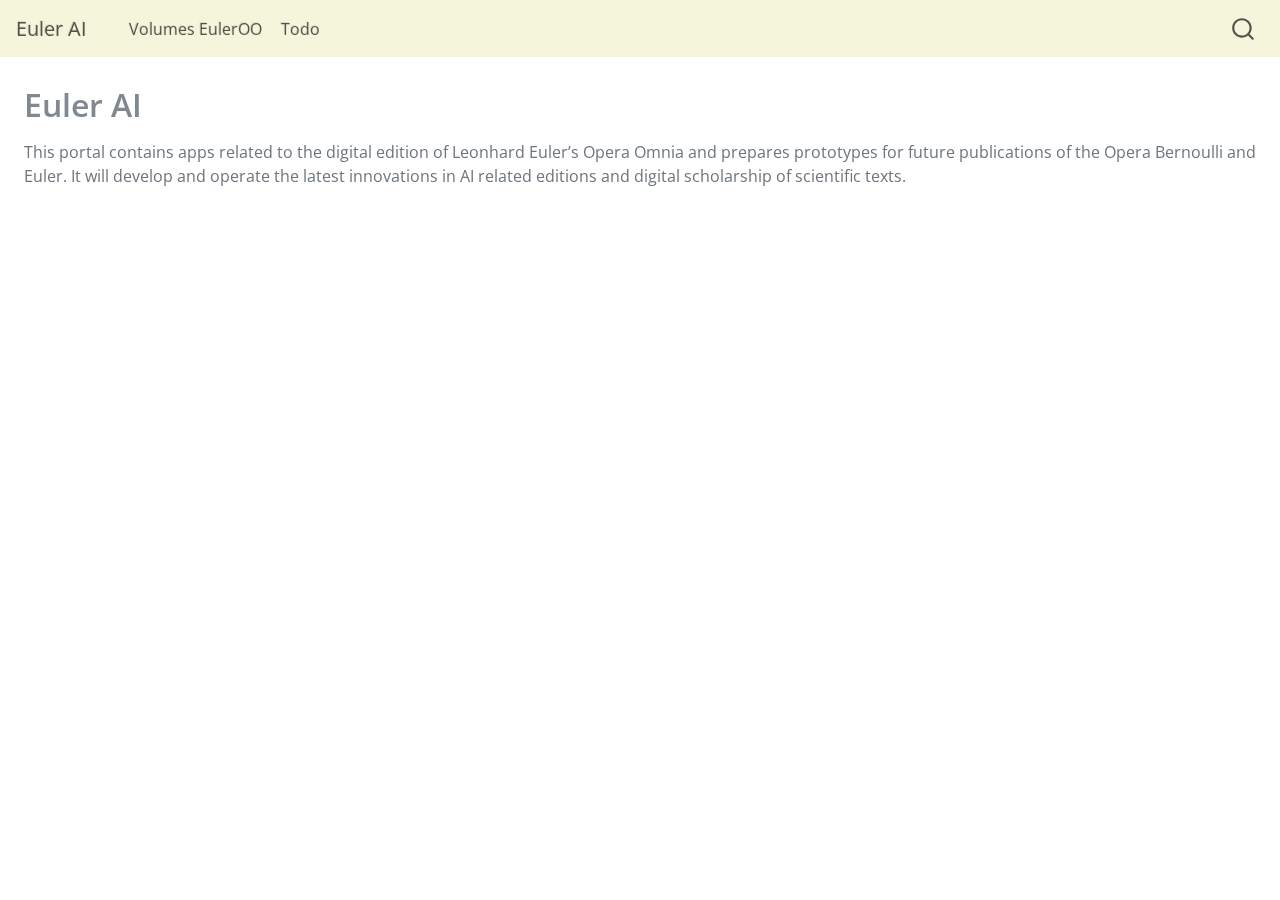
<file: index.html>
<!DOCTYPE html>
<html xmlns="http://www.w3.org/1999/xhtml" lang="en" xml:lang="en"><head>

<meta charset="utf-8">
<meta name="generator" content="quarto-1.4.60">

<meta name="viewport" content="width=device-width, initial-scale=1.0, user-scalable=yes">


<title>Euler AI</title>
<style>
code{white-space: pre-wrap;}
span.smallcaps{font-variant: small-caps;}
div.columns{display: flex; gap: min(4vw, 1.5em);}
div.column{flex: auto; overflow-x: auto;}
div.hanging-indent{margin-left: 1.5em; text-indent: -1.5em;}
ul.task-list{list-style: none;}
ul.task-list li input[type="checkbox"] {
  width: 0.8em;
  margin: 0 0.8em 0.2em -1em; /* quarto-specific, see https://github.com/quarto-dev/quarto-cli/issues/4556 */ 
  vertical-align: middle;
}
</style>


<script src="site_libs/quarto-nav/quarto-nav.js"></script>
<script src="site_libs/quarto-nav/headroom.min.js"></script>
<script src="site_libs/clipboard/clipboard.min.js"></script>
<script src="site_libs/quarto-search/autocomplete.umd.js"></script>
<script src="site_libs/quarto-search/fuse.min.js"></script>
<script src="site_libs/quarto-search/quarto-search.js"></script>
<meta name="quarto:offset" content="./">
<script src="site_libs/quarto-html/quarto.js"></script>
<script src="site_libs/quarto-html/popper.min.js"></script>
<script src="site_libs/quarto-html/tippy.umd.min.js"></script>
<script src="site_libs/quarto-html/anchor.min.js"></script>
<link href="site_libs/quarto-html/tippy.css" rel="stylesheet">
<link href="site_libs/quarto-html/quarto-syntax-highlighting.css" rel="stylesheet" id="quarto-text-highlighting-styles">
<script src="site_libs/bootstrap/bootstrap.min.js"></script>
<link href="site_libs/bootstrap/bootstrap-icons.css" rel="stylesheet">
<link href="site_libs/bootstrap/bootstrap.min.css" rel="stylesheet" id="quarto-bootstrap" data-mode="light">
<script id="quarto-search-options" type="application/json">{
  "location": "navbar",
  "copy-button": false,
  "collapse-after": 3,
  "panel-placement": "end",
  "type": "overlay",
  "limit": 20,
  "language": {
    "search-no-results-text": "No results",
    "search-matching-documents-text": "matching documents",
    "search-copy-link-title": "Copy link to search",
    "search-hide-matches-text": "Hide additional matches",
    "search-more-match-text": "more match in this document",
    "search-more-matches-text": "more matches in this document",
    "search-clear-button-title": "Clear",
    "search-detached-cancel-button-title": "Cancel",
    "search-submit-button-title": "Submit"
  }
}</script>


<link rel="stylesheet" href="styles.css">
</head>

<body class="floating nav-fixed">

<div id="quarto-search-results"></div>
  <header id="quarto-header" class="headroom fixed-top">
    <nav class="navbar navbar-expand-lg navbar-dark ">
      <div class="navbar-container container-fluid">
      <div class="navbar-brand-container">
    <a class="navbar-brand" href="./index.html">
    <span class="navbar-title">Euler AI</span>
    </a>
  </div>
            <div id="quarto-search" class="" title="Search"></div>
          <button class="navbar-toggler" type="button" data-bs-toggle="collapse" data-bs-target="#navbarCollapse" aria-controls="navbarCollapse" aria-expanded="false" aria-label="Toggle navigation" onclick="if (window.quartoToggleHeadroom) { window.quartoToggleHeadroom(); }">
  <span class="navbar-toggler-icon"></span>
</button>
          <div class="collapse navbar-collapse" id="navbarCollapse">
            <ul class="navbar-nav navbar-nav-scroll me-auto">
  <li class="nav-item">
    <a class="nav-link" href="./collection.html" rel="" target="">
 <span class="menu-text">Volumes EulerOO</span></a>
  </li>  
  <li class="nav-item">
    <a class="nav-link" href="./todo.html" rel="" target="">
 <span class="menu-text">Todo</span></a>
  </li>  
</ul>
            <div class="quarto-navbar-tools ms-auto">
</div>
          </div> <!-- /navcollapse -->
      </div> <!-- /container-fluid -->
    </nav>
</header>
<!-- content -->
<div id="quarto-content" class="quarto-container page-columns page-rows-contents page-layout-full page-navbar">
<!-- sidebar -->
  
<div id="quarto-sidebar-glass" data-bs-toggle="collapse" data-bs-target="#quarto-sidebar,#quarto-sidebar-glass"></div>
<!-- margin-sidebar -->
    <div id="quarto-margin-sidebar" class="sidebar margin-sidebar zindex-bottom">
    </div>
<!-- main -->
<main class="content column-page" id="quarto-document-content">

<header id="title-block-header" class="quarto-title-block default">
<div class="quarto-title">
<h1 class="title">Euler AI</h1>
</div>



<div class="quarto-title-meta column-page">

    
  
    
  </div>
  

</header>

<p>This portal contains apps related to the digital edition of Leonhard Euler’s Opera Omnia and prepares prototypes for future publications of the Opera Bernoulli and Euler. It will develop and operate the latest innovations in AI related editions and digital scholarship of scientific texts.</p>



</main> <!-- /main -->
<script id="quarto-html-after-body" type="application/javascript">
window.document.addEventListener("DOMContentLoaded", function (event) {
  const toggleBodyColorMode = (bsSheetEl) => {
    const mode = bsSheetEl.getAttribute("data-mode");
    const bodyEl = window.document.querySelector("body");
    if (mode === "dark") {
      bodyEl.classList.add("quarto-dark");
      bodyEl.classList.remove("quarto-light");
    } else {
      bodyEl.classList.add("quarto-light");
      bodyEl.classList.remove("quarto-dark");
    }
  }
  const toggleBodyColorPrimary = () => {
    const bsSheetEl = window.document.querySelector("link#quarto-bootstrap");
    if (bsSheetEl) {
      toggleBodyColorMode(bsSheetEl);
    }
  }
  toggleBodyColorPrimary();  
  const icon = "";
  const anchorJS = new window.AnchorJS();
  anchorJS.options = {
    placement: 'right',
    icon: icon
  };
  anchorJS.add('.anchored');
  const isCodeAnnotation = (el) => {
    for (const clz of el.classList) {
      if (clz.startsWith('code-annotation-')) {                     
        return true;
      }
    }
    return false;
  }
  const clipboard = new window.ClipboardJS('.code-copy-button', {
    text: function(trigger) {
      const codeEl = trigger.previousElementSibling.cloneNode(true);
      for (const childEl of codeEl.children) {
        if (isCodeAnnotation(childEl)) {
          childEl.remove();
        }
      }
      return codeEl.innerText;
    }
  });
  clipboard.on('success', function(e) {
    // button target
    const button = e.trigger;
    // don't keep focus
    button.blur();
    // flash "checked"
    button.classList.add('code-copy-button-checked');
    var currentTitle = button.getAttribute("title");
    button.setAttribute("title", "Copied!");
    let tooltip;
    if (window.bootstrap) {
      button.setAttribute("data-bs-toggle", "tooltip");
      button.setAttribute("data-bs-placement", "left");
      button.setAttribute("data-bs-title", "Copied!");
      tooltip = new bootstrap.Tooltip(button, 
        { trigger: "manual", 
          customClass: "code-copy-button-tooltip",
          offset: [0, -8]});
      tooltip.show();    
    }
    setTimeout(function() {
      if (tooltip) {
        tooltip.hide();
        button.removeAttribute("data-bs-title");
        button.removeAttribute("data-bs-toggle");
        button.removeAttribute("data-bs-placement");
      }
      button.setAttribute("title", currentTitle);
      button.classList.remove('code-copy-button-checked');
    }, 1000);
    // clear code selection
    e.clearSelection();
  });
  function tippyHover(el, contentFn) {
    const config = {
      allowHTML: true,
      content: contentFn,
      maxWidth: 500,
      delay: 100,
      arrow: false,
      appendTo: function(el) {
          return el.parentElement;
      },
      interactive: true,
      interactiveBorder: 10,
      theme: 'quarto',
      placement: 'bottom-start'
    };
    window.tippy(el, config); 
  }
  const noterefs = window.document.querySelectorAll('a[role="doc-noteref"]');
  for (var i=0; i<noterefs.length; i++) {
    const ref = noterefs[i];
    tippyHover(ref, function() {
      // use id or data attribute instead here
      let href = ref.getAttribute('data-footnote-href') || ref.getAttribute('href');
      try { href = new URL(href).hash; } catch {}
      const id = href.replace(/^#\/?/, "");
      const note = window.document.getElementById(id);
      return note.innerHTML;
    });
  }
  const xrefs = window.document.querySelectorAll('a.quarto-xref');
  for (var i=0; i<xrefs.length; i++) {
    const xref = xrefs[i];
    tippyHover(xref, function() {
      let href = xref.getAttribute('href');
      try { href = new URL(href).hash; } catch {}
      const id = href.replace(/^#\/?/, "");
      const note = window.document.getElementById(id);
      if (note !== null) {
        if (id.startsWith('sec-')) {
          // Special case sections, only their first couple elements
          const container = document.createElement("div");
          if (note.children && note.children.length > 2) {
            for (let i = 0; i < 2; i++) {
              container.appendChild(note.children[i].cloneNode(true));
            }
            return container.innerHTML
          } else {
            return note.innerHTML;
          }
        } else {
          return note.innerHTML;
        }
      } else {
        return "";
      }
    });
  }
      let selectedAnnoteEl;
      const selectorForAnnotation = ( cell, annotation) => {
        let cellAttr = 'data-code-cell="' + cell + '"';
        let lineAttr = 'data-code-annotation="' +  annotation + '"';
        const selector = 'span[' + cellAttr + '][' + lineAttr + ']';
        return selector;
      }
      const selectCodeLines = (annoteEl) => {
        const doc = window.document;
        const targetCell = annoteEl.getAttribute("data-target-cell");
        const targetAnnotation = annoteEl.getAttribute("data-target-annotation");
        const annoteSpan = window.document.querySelector(selectorForAnnotation(targetCell, targetAnnotation));
        const lines = annoteSpan.getAttribute("data-code-lines").split(",");
        const lineIds = lines.map((line) => {
          return targetCell + "-" + line;
        })
        let top = null;
        let height = null;
        let parent = null;
        if (lineIds.length > 0) {
            //compute the position of the single el (top and bottom and make a div)
            const el = window.document.getElementById(lineIds[0]);
            top = el.offsetTop;
            height = el.offsetHeight;
            parent = el.parentElement.parentElement;
          if (lineIds.length > 1) {
            const lastEl = window.document.getElementById(lineIds[lineIds.length - 1]);
            const bottom = lastEl.offsetTop + lastEl.offsetHeight;
            height = bottom - top;
          }
          if (top !== null && height !== null && parent !== null) {
            // cook up a div (if necessary) and position it 
            let div = window.document.getElementById("code-annotation-line-highlight");
            if (div === null) {
              div = window.document.createElement("div");
              div.setAttribute("id", "code-annotation-line-highlight");
              div.style.position = 'absolute';
              parent.appendChild(div);
            }
            div.style.top = top - 2 + "px";
            div.style.height = height + 4 + "px";
            let gutterDiv = window.document.getElementById("code-annotation-line-highlight-gutter");
            if (gutterDiv === null) {
              gutterDiv = window.document.createElement("div");
              gutterDiv.setAttribute("id", "code-annotation-line-highlight-gutter");
              gutterDiv.style.position = 'absolute';
              const codeCell = window.document.getElementById(targetCell);
              const gutter = codeCell.querySelector('.code-annotation-gutter');
              gutter.appendChild(gutterDiv);
            }
            gutterDiv.style.top = top - 2 + "px";
            gutterDiv.style.height = height + 4 + "px";
          }
          selectedAnnoteEl = annoteEl;
        }
      };
      const unselectCodeLines = () => {
        const elementsIds = ["code-annotation-line-highlight", "code-annotation-line-highlight-gutter"];
        elementsIds.forEach((elId) => {
          const div = window.document.getElementById(elId);
          if (div) {
            div.remove();
          }
        });
        selectedAnnoteEl = undefined;
      };
      // Attach click handler to the DT
      const annoteDls = window.document.querySelectorAll('dt[data-target-cell]');
      for (const annoteDlNode of annoteDls) {
        annoteDlNode.addEventListener('click', (event) => {
          const clickedEl = event.target;
          if (clickedEl !== selectedAnnoteEl) {
            unselectCodeLines();
            const activeEl = window.document.querySelector('dt[data-target-cell].code-annotation-active');
            if (activeEl) {
              activeEl.classList.remove('code-annotation-active');
            }
            selectCodeLines(clickedEl);
            clickedEl.classList.add('code-annotation-active');
          } else {
            // Unselect the line
            unselectCodeLines();
            clickedEl.classList.remove('code-annotation-active');
          }
        });
      }
  const findCites = (el) => {
    const parentEl = el.parentElement;
    if (parentEl) {
      const cites = parentEl.dataset.cites;
      if (cites) {
        return {
          el,
          cites: cites.split(' ')
        };
      } else {
        return findCites(el.parentElement)
      }
    } else {
      return undefined;
    }
  };
  var bibliorefs = window.document.querySelectorAll('a[role="doc-biblioref"]');
  for (var i=0; i<bibliorefs.length; i++) {
    const ref = bibliorefs[i];
    const citeInfo = findCites(ref);
    if (citeInfo) {
      tippyHover(citeInfo.el, function() {
        var popup = window.document.createElement('div');
        citeInfo.cites.forEach(function(cite) {
          var citeDiv = window.document.createElement('div');
          citeDiv.classList.add('hanging-indent');
          citeDiv.classList.add('csl-entry');
          var biblioDiv = window.document.getElementById('ref-' + cite);
          if (biblioDiv) {
            citeDiv.innerHTML = biblioDiv.innerHTML;
          }
          popup.appendChild(citeDiv);
        });
        return popup.innerHTML;
      });
    }
  }
});
</script>
</div> <!-- /content -->



</body></html>
</file>
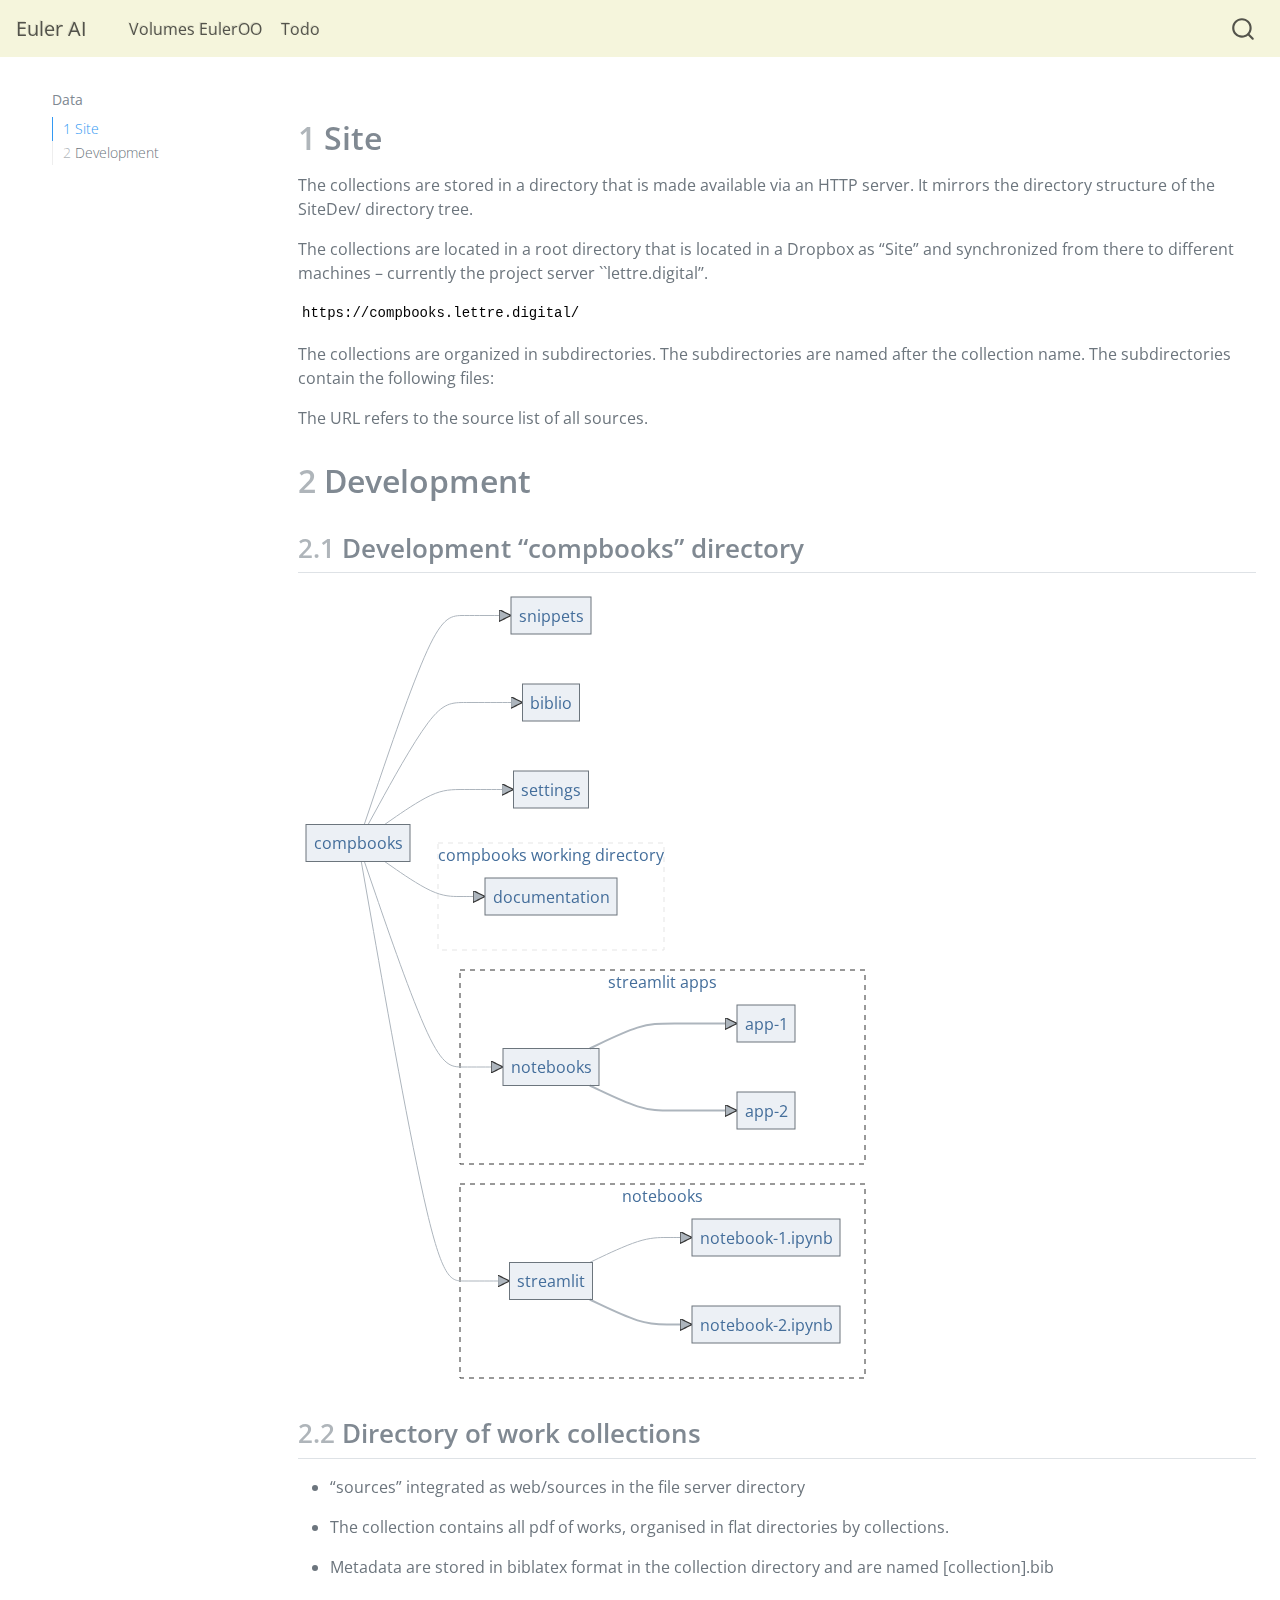
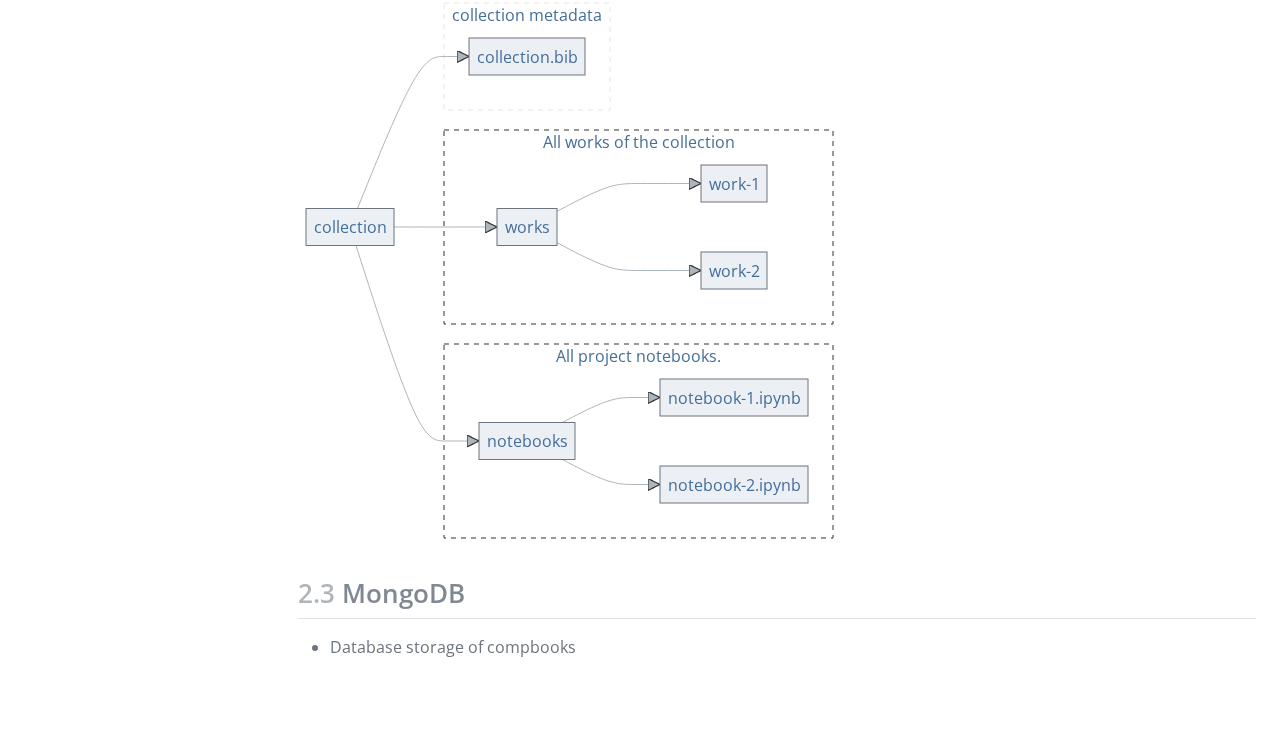
<file: directories.html>
<!DOCTYPE html>
<html xmlns="http://www.w3.org/1999/xhtml" lang="en" xml:lang="en"><head>

<meta charset="utf-8">
<meta name="generator" content="quarto-1.4.60">

<meta name="viewport" content="width=device-width, initial-scale=1.0, user-scalable=yes">

<meta name="author" content="Gerd Graßhoff">
<meta name="dcterms.date" content="2023-03-01">

<title>Euler AI – directories</title>
<style>
code{white-space: pre-wrap;}
span.smallcaps{font-variant: small-caps;}
div.columns{display: flex; gap: min(4vw, 1.5em);}
div.column{flex: auto; overflow-x: auto;}
div.hanging-indent{margin-left: 1.5em; text-indent: -1.5em;}
ul.task-list{list-style: none;}
ul.task-list li input[type="checkbox"] {
  width: 0.8em;
  margin: 0 0.8em 0.2em -1em; /* quarto-specific, see https://github.com/quarto-dev/quarto-cli/issues/4556 */ 
  vertical-align: middle;
}
</style>


<script src="site_libs/quarto-nav/quarto-nav.js"></script>
<script src="site_libs/quarto-nav/headroom.min.js"></script>
<script src="site_libs/clipboard/clipboard.min.js"></script>
<script src="site_libs/quarto-search/autocomplete.umd.js"></script>
<script src="site_libs/quarto-search/fuse.min.js"></script>
<script src="site_libs/quarto-search/quarto-search.js"></script>
<meta name="quarto:offset" content="./">
<script src="site_libs/quarto-html/quarto.js"></script>
<script src="site_libs/quarto-html/popper.min.js"></script>
<script src="site_libs/quarto-html/tippy.umd.min.js"></script>
<script src="site_libs/quarto-html/anchor.min.js"></script>
<link href="site_libs/quarto-html/tippy.css" rel="stylesheet">
<link href="site_libs/quarto-html/quarto-syntax-highlighting.css" rel="stylesheet" id="quarto-text-highlighting-styles">
<script src="site_libs/bootstrap/bootstrap.min.js"></script>
<link href="site_libs/bootstrap/bootstrap-icons.css" rel="stylesheet">
<link href="site_libs/bootstrap/bootstrap.min.css" rel="stylesheet" id="quarto-bootstrap" data-mode="light">
<script id="quarto-search-options" type="application/json">{
  "location": "navbar",
  "copy-button": false,
  "collapse-after": 3,
  "panel-placement": "end",
  "type": "overlay",
  "limit": 20,
  "language": {
    "search-no-results-text": "No results",
    "search-matching-documents-text": "matching documents",
    "search-copy-link-title": "Copy link to search",
    "search-hide-matches-text": "Hide additional matches",
    "search-more-match-text": "more match in this document",
    "search-more-matches-text": "more matches in this document",
    "search-clear-button-title": "Clear",
    "search-detached-cancel-button-title": "Cancel",
    "search-submit-button-title": "Submit"
  }
}</script>
<style>html{ scroll-behavior: smooth; }</style>
<script src="site_libs/quarto-diagram/mermaid.min.js"></script>
<script src="site_libs/quarto-diagram/mermaid-init.js"></script>
<link href="site_libs/quarto-diagram/mermaid.css" rel="stylesheet">


<link rel="stylesheet" href="styles.css">
</head>

<body class="floating nav-fixed">

<div id="quarto-search-results"></div>
  <header id="quarto-header" class="headroom fixed-top">
    <nav class="navbar navbar-expand-lg navbar-dark ">
      <div class="navbar-container container-fluid">
      <div class="navbar-brand-container">
    <a class="navbar-brand" href="./index.html">
    <span class="navbar-title">Euler AI</span>
    </a>
  </div>
            <div id="quarto-search" class="" title="Search"></div>
          <button class="navbar-toggler" type="button" data-bs-toggle="collapse" data-bs-target="#navbarCollapse" aria-controls="navbarCollapse" aria-expanded="false" aria-label="Toggle navigation" onclick="if (window.quartoToggleHeadroom) { window.quartoToggleHeadroom(); }">
  <span class="navbar-toggler-icon"></span>
</button>
          <div class="collapse navbar-collapse" id="navbarCollapse">
            <ul class="navbar-nav navbar-nav-scroll me-auto">
  <li class="nav-item">
    <a class="nav-link" href="./collection.html" rel="" target="">
 <span class="menu-text">Volumes EulerOO</span></a>
  </li>  
  <li class="nav-item">
    <a class="nav-link" href="./todo.html" rel="" target="">
 <span class="menu-text">Todo</span></a>
  </li>  
</ul>
            <div class="quarto-navbar-tools ms-auto">
</div>
          </div> <!-- /navcollapse -->
      </div> <!-- /container-fluid -->
    </nav>
</header>
<!-- content -->
<div id="quarto-content" class="quarto-container page-columns page-rows-contents page-layout-full page-navbar">
<!-- sidebar -->
  <nav id="quarto-sidebar" class="sidebar collapse collapse-horizontal sidebar-navigation floating overflow-auto">
    <nav id="TOC" role="doc-toc" class="toc-active">
    <h2 id="toc-title">Data</h2>
   
  <ul>
  <li><a href="#site" id="toc-site" class="nav-link active" data-scroll-target="#site"><span class="header-section-number">1</span> Site</a></li>
  <li><a href="#development" id="toc-development" class="nav-link" data-scroll-target="#development"><span class="header-section-number">2</span> Development</a>
  <ul class="collapse">
  <li><a href="#development-compbooks-directory" id="toc-development-compbooks-directory" class="nav-link" data-scroll-target="#development-compbooks-directory"><span class="header-section-number">2.1</span> Development “compbooks” directory</a></li>
  <li><a href="#directory-of-work-collections" id="toc-directory-of-work-collections" class="nav-link" data-scroll-target="#directory-of-work-collections"><span class="header-section-number">2.2</span> Directory of work collections</a></li>
  <li><a href="#mongodb" id="toc-mongodb" class="nav-link" data-scroll-target="#mongodb"><span class="header-section-number">2.3</span> MongoDB</a></li>
  </ul></li>
  </ul>
</nav>
</nav>
<div id="quarto-sidebar-glass" data-bs-toggle="collapse" data-bs-target="#quarto-sidebar,#quarto-sidebar-glass"></div>
<!-- margin-sidebar -->
    <div id="quarto-margin-sidebar" class="sidebar margin-sidebar zindex-bottom">
    </div>
<!-- main -->
<main class="content column-page-right" id="quarto-document-content">



<section id="site" class="level1" data-number="1">
<h1 data-number="1"><span class="header-section-number">1</span> Site</h1>
<p>The collections are stored in a directory that is made available via an HTTP server. It mirrors the directory structure of the SiteDev/ directory tree.</p>
<p>The collections are located in a root directory that is located in a Dropbox as “Site” and synchronized from there to different machines – currently the project server ``lettre.digital’’.</p>
<pre><code>https://compbooks.lettre.digital/</code></pre>
<p>The collections are organized in subdirectories. The subdirectories are named after the collection name. The subdirectories contain the following files:</p>
<p>The URL refers to the source list of all sources.</p>
</section>
<section id="development" class="level1" data-number="2">
<h1 data-number="2"><span class="header-section-number">2</span> Development</h1>
<section id="development-compbooks-directory" class="level2" data-number="2.1">
<h2 data-number="2.1" class="anchored" data-anchor-id="development-compbooks-directory"><span class="header-section-number">2.1</span> Development “compbooks” directory</h2>
<div class="cell">
<div class="cell-output-display">
<div>
<div>
<pre class="mermaid mermaid-js">graph LR
    root[compbooks] --&gt; 1[documentation]
    root --&gt; 2[notebooks]
    root --&gt; 3[streamlit]
    root --&gt; 4[snippets]
    root --&gt; 5[biblio]
    root --&gt; 6[settings]
    subgraph 2g[notebooks]
      3 --&gt; 31[notebook-1.ipynb]
      3 --&gt; 32[notebook-2.ipynb]
    end
    subgraph 3g[streamlit apps]
      2 --&gt; 21[app-1]
      2 --&gt; 22[app-2]
    end
    subgraph 1g[compbooks working directory]
      1
    end
    click root "https://lettre.digital"

linkStyle 0,1,2,3,4,5,6 stroke-width:1px;

style 1g fill:transparent,stroke:#E5E5E5,stroke-width:1px,stroke-dasharray:5;
style 2g fill:transparent,stroke:#323232,stroke-width:1px,stroke-dasharray:5;
style 3g fill:transparent,stroke:#323232,stroke-width:1px,stroke-dasharray:5;
</pre>
</div>
</div>
</div>
</div>
</section>
<section id="directory-of-work-collections" class="level2" data-number="2.2">
<h2 data-number="2.2" class="anchored" data-anchor-id="directory-of-work-collections"><span class="header-section-number">2.2</span> Directory of work collections</h2>
<ul>
<li><p>“sources” integrated as web/sources in the file server directory</p></li>
<li><p>The collection contains all pdf of works, organised in flat directories by collections.</p></li>
<li><p>Metadata are stored in biblatex format in the collection directory and are named [collection].bib</p></li>
</ul>
<div class="cell">
<div class="cell-output-display">
<div>
<div>
<pre class="mermaid mermaid-js">graph LR
    root[collection] --&gt; 1[collection.bib]
    root --&gt; 2[works]
    root --&gt; 3[notebooks]
    subgraph 3g[All project notebooks.]
      3 --&gt; 31[notebook-1.ipynb]
      3 --&gt; 32[notebook-2.ipynb]
    end
    subgraph 2g[All works of the collection]
      2 --&gt; 21[work-1]
      2 --&gt; 22[work-2]
    end
    subgraph 1g[collection metadata]
      1
    end
    click root "https://gitlab.com/joaommpalmeiro/diagram-scratchpad"
    click 1 "https://gitlab.com/joaommpalmeiro/diagram-scratchpad/blob/master/README.md"

linkStyle 0,1,2,3,4,5,6 stroke-width:1px;

style 1g fill:transparent,stroke:#E5E5E5,stroke-width:1px,stroke-dasharray:5;
style 2g fill:transparent,stroke:#323232,stroke-width:1px,stroke-dasharray:5;
style 3g fill:transparent,stroke:#323232,stroke-width:1px,stroke-dasharray:5;
</pre>
</div>
</div>
</div>
</div>
</section>
<section id="mongodb" class="level2" data-number="2.3">
<h2 data-number="2.3" class="anchored" data-anchor-id="mongodb"><span class="header-section-number">2.3</span> MongoDB</h2>
<ul>
<li>Database storage of compbooks</li>
</ul>


</section>
</section>

</main> <!-- /main -->
<script id="quarto-html-after-body" type="application/javascript">
window.document.addEventListener("DOMContentLoaded", function (event) {
  const toggleBodyColorMode = (bsSheetEl) => {
    const mode = bsSheetEl.getAttribute("data-mode");
    const bodyEl = window.document.querySelector("body");
    if (mode === "dark") {
      bodyEl.classList.add("quarto-dark");
      bodyEl.classList.remove("quarto-light");
    } else {
      bodyEl.classList.add("quarto-light");
      bodyEl.classList.remove("quarto-dark");
    }
  }
  const toggleBodyColorPrimary = () => {
    const bsSheetEl = window.document.querySelector("link#quarto-bootstrap");
    if (bsSheetEl) {
      toggleBodyColorMode(bsSheetEl);
    }
  }
  toggleBodyColorPrimary();  
  const icon = "";
  const anchorJS = new window.AnchorJS();
  anchorJS.options = {
    placement: 'right',
    icon: icon
  };
  anchorJS.add('.anchored');
  const isCodeAnnotation = (el) => {
    for (const clz of el.classList) {
      if (clz.startsWith('code-annotation-')) {                     
        return true;
      }
    }
    return false;
  }
  const clipboard = new window.ClipboardJS('.code-copy-button', {
    text: function(trigger) {
      const codeEl = trigger.previousElementSibling.cloneNode(true);
      for (const childEl of codeEl.children) {
        if (isCodeAnnotation(childEl)) {
          childEl.remove();
        }
      }
      return codeEl.innerText;
    }
  });
  clipboard.on('success', function(e) {
    // button target
    const button = e.trigger;
    // don't keep focus
    button.blur();
    // flash "checked"
    button.classList.add('code-copy-button-checked');
    var currentTitle = button.getAttribute("title");
    button.setAttribute("title", "Copied!");
    let tooltip;
    if (window.bootstrap) {
      button.setAttribute("data-bs-toggle", "tooltip");
      button.setAttribute("data-bs-placement", "left");
      button.setAttribute("data-bs-title", "Copied!");
      tooltip = new bootstrap.Tooltip(button, 
        { trigger: "manual", 
          customClass: "code-copy-button-tooltip",
          offset: [0, -8]});
      tooltip.show();    
    }
    setTimeout(function() {
      if (tooltip) {
        tooltip.hide();
        button.removeAttribute("data-bs-title");
        button.removeAttribute("data-bs-toggle");
        button.removeAttribute("data-bs-placement");
      }
      button.setAttribute("title", currentTitle);
      button.classList.remove('code-copy-button-checked');
    }, 1000);
    // clear code selection
    e.clearSelection();
  });
  function tippyHover(el, contentFn) {
    const config = {
      allowHTML: true,
      content: contentFn,
      maxWidth: 500,
      delay: 100,
      arrow: false,
      appendTo: function(el) {
          return el.parentElement;
      },
      interactive: true,
      interactiveBorder: 10,
      theme: 'quarto',
      placement: 'bottom-start'
    };
    window.tippy(el, config); 
  }
  const noterefs = window.document.querySelectorAll('a[role="doc-noteref"]');
  for (var i=0; i<noterefs.length; i++) {
    const ref = noterefs[i];
    tippyHover(ref, function() {
      // use id or data attribute instead here
      let href = ref.getAttribute('data-footnote-href') || ref.getAttribute('href');
      try { href = new URL(href).hash; } catch {}
      const id = href.replace(/^#\/?/, "");
      const note = window.document.getElementById(id);
      return note.innerHTML;
    });
  }
  const xrefs = window.document.querySelectorAll('a.quarto-xref');
  for (var i=0; i<xrefs.length; i++) {
    const xref = xrefs[i];
    tippyHover(xref, function() {
      let href = xref.getAttribute('href');
      try { href = new URL(href).hash; } catch {}
      const id = href.replace(/^#\/?/, "");
      const note = window.document.getElementById(id);
      if (note !== null) {
        if (id.startsWith('sec-')) {
          // Special case sections, only their first couple elements
          const container = document.createElement("div");
          if (note.children && note.children.length > 2) {
            for (let i = 0; i < 2; i++) {
              container.appendChild(note.children[i].cloneNode(true));
            }
            return container.innerHTML
          } else {
            return note.innerHTML;
          }
        } else {
          return note.innerHTML;
        }
      } else {
        return "";
      }
    });
  }
      let selectedAnnoteEl;
      const selectorForAnnotation = ( cell, annotation) => {
        let cellAttr = 'data-code-cell="' + cell + '"';
        let lineAttr = 'data-code-annotation="' +  annotation + '"';
        const selector = 'span[' + cellAttr + '][' + lineAttr + ']';
        return selector;
      }
      const selectCodeLines = (annoteEl) => {
        const doc = window.document;
        const targetCell = annoteEl.getAttribute("data-target-cell");
        const targetAnnotation = annoteEl.getAttribute("data-target-annotation");
        const annoteSpan = window.document.querySelector(selectorForAnnotation(targetCell, targetAnnotation));
        const lines = annoteSpan.getAttribute("data-code-lines").split(",");
        const lineIds = lines.map((line) => {
          return targetCell + "-" + line;
        })
        let top = null;
        let height = null;
        let parent = null;
        if (lineIds.length > 0) {
            //compute the position of the single el (top and bottom and make a div)
            const el = window.document.getElementById(lineIds[0]);
            top = el.offsetTop;
            height = el.offsetHeight;
            parent = el.parentElement.parentElement;
          if (lineIds.length > 1) {
            const lastEl = window.document.getElementById(lineIds[lineIds.length - 1]);
            const bottom = lastEl.offsetTop + lastEl.offsetHeight;
            height = bottom - top;
          }
          if (top !== null && height !== null && parent !== null) {
            // cook up a div (if necessary) and position it 
            let div = window.document.getElementById("code-annotation-line-highlight");
            if (div === null) {
              div = window.document.createElement("div");
              div.setAttribute("id", "code-annotation-line-highlight");
              div.style.position = 'absolute';
              parent.appendChild(div);
            }
            div.style.top = top - 2 + "px";
            div.style.height = height + 4 + "px";
            let gutterDiv = window.document.getElementById("code-annotation-line-highlight-gutter");
            if (gutterDiv === null) {
              gutterDiv = window.document.createElement("div");
              gutterDiv.setAttribute("id", "code-annotation-line-highlight-gutter");
              gutterDiv.style.position = 'absolute';
              const codeCell = window.document.getElementById(targetCell);
              const gutter = codeCell.querySelector('.code-annotation-gutter');
              gutter.appendChild(gutterDiv);
            }
            gutterDiv.style.top = top - 2 + "px";
            gutterDiv.style.height = height + 4 + "px";
          }
          selectedAnnoteEl = annoteEl;
        }
      };
      const unselectCodeLines = () => {
        const elementsIds = ["code-annotation-line-highlight", "code-annotation-line-highlight-gutter"];
        elementsIds.forEach((elId) => {
          const div = window.document.getElementById(elId);
          if (div) {
            div.remove();
          }
        });
        selectedAnnoteEl = undefined;
      };
      // Attach click handler to the DT
      const annoteDls = window.document.querySelectorAll('dt[data-target-cell]');
      for (const annoteDlNode of annoteDls) {
        annoteDlNode.addEventListener('click', (event) => {
          const clickedEl = event.target;
          if (clickedEl !== selectedAnnoteEl) {
            unselectCodeLines();
            const activeEl = window.document.querySelector('dt[data-target-cell].code-annotation-active');
            if (activeEl) {
              activeEl.classList.remove('code-annotation-active');
            }
            selectCodeLines(clickedEl);
            clickedEl.classList.add('code-annotation-active');
          } else {
            // Unselect the line
            unselectCodeLines();
            clickedEl.classList.remove('code-annotation-active');
          }
        });
      }
  const findCites = (el) => {
    const parentEl = el.parentElement;
    if (parentEl) {
      const cites = parentEl.dataset.cites;
      if (cites) {
        return {
          el,
          cites: cites.split(' ')
        };
      } else {
        return findCites(el.parentElement)
      }
    } else {
      return undefined;
    }
  };
  var bibliorefs = window.document.querySelectorAll('a[role="doc-biblioref"]');
  for (var i=0; i<bibliorefs.length; i++) {
    const ref = bibliorefs[i];
    const citeInfo = findCites(ref);
    if (citeInfo) {
      tippyHover(citeInfo.el, function() {
        var popup = window.document.createElement('div');
        citeInfo.cites.forEach(function(cite) {
          var citeDiv = window.document.createElement('div');
          citeDiv.classList.add('hanging-indent');
          citeDiv.classList.add('csl-entry');
          var biblioDiv = window.document.getElementById('ref-' + cite);
          if (biblioDiv) {
            citeDiv.innerHTML = biblioDiv.innerHTML;
          }
          popup.appendChild(citeDiv);
        });
        return popup.innerHTML;
      });
    }
  }
});
</script>
</div> <!-- /content -->



<script src="site_libs/quarto-html/zenscroll-min.js"></script>
</body></html>
</file>
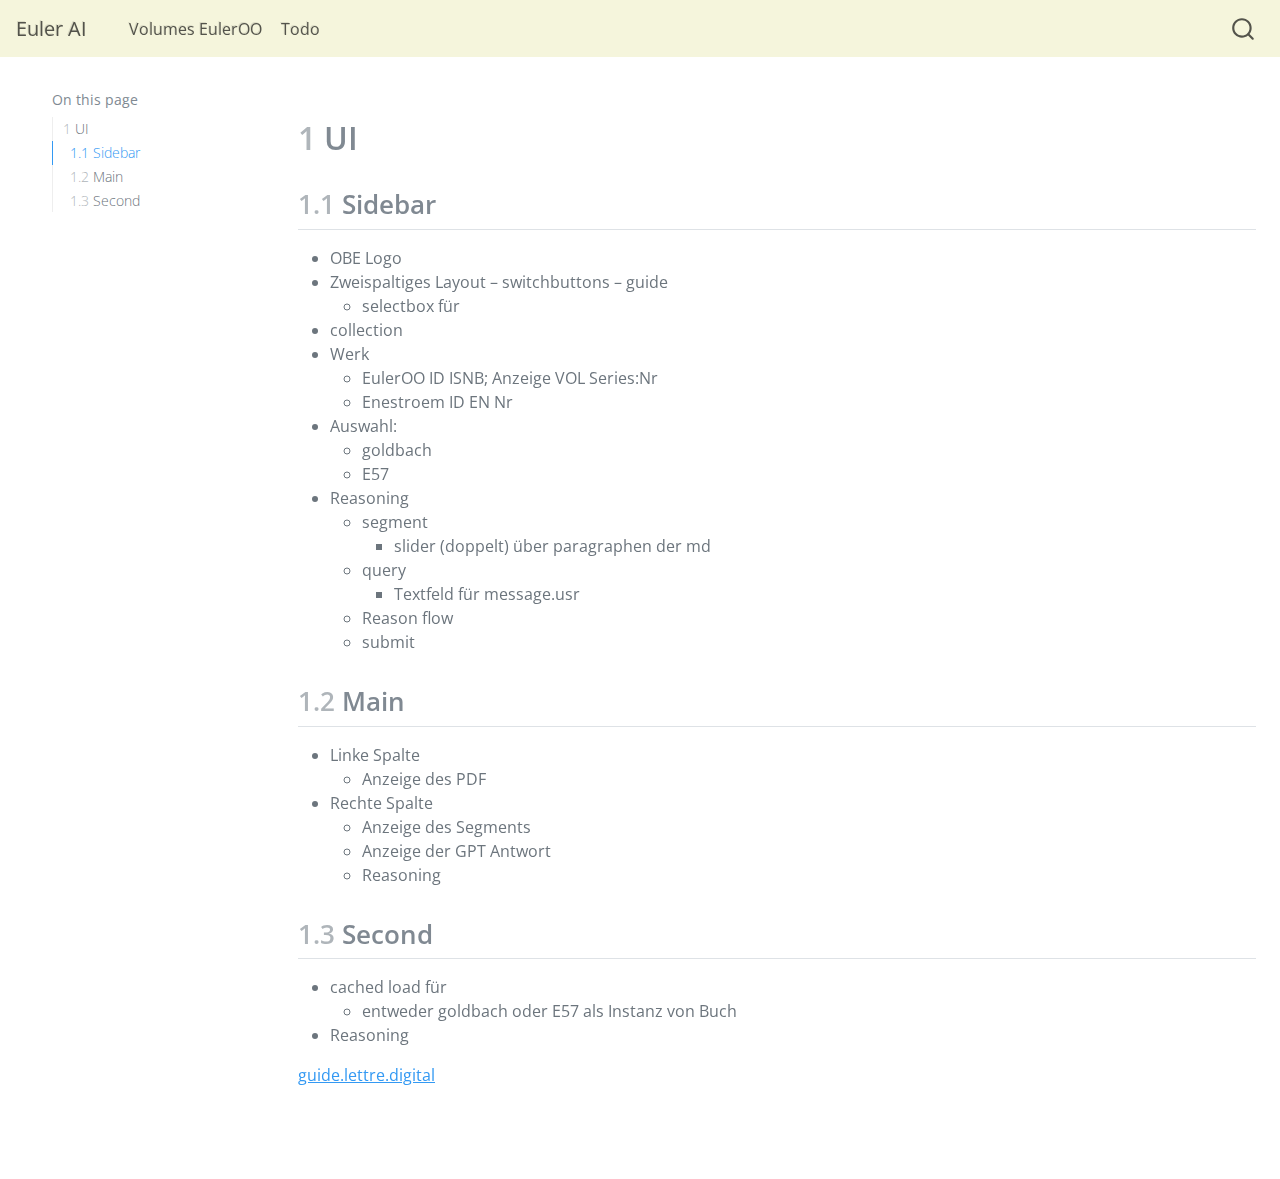
<file: gui.html>
<!DOCTYPE html>
<html xmlns="http://www.w3.org/1999/xhtml" lang="en" xml:lang="en"><head>

<meta charset="utf-8">
<meta name="generator" content="quarto-1.4.60">

<meta name="viewport" content="width=device-width, initial-scale=1.0, user-scalable=yes">


<title>Euler AI – gui</title>
<style>
code{white-space: pre-wrap;}
span.smallcaps{font-variant: small-caps;}
div.columns{display: flex; gap: min(4vw, 1.5em);}
div.column{flex: auto; overflow-x: auto;}
div.hanging-indent{margin-left: 1.5em; text-indent: -1.5em;}
ul.task-list{list-style: none;}
ul.task-list li input[type="checkbox"] {
  width: 0.8em;
  margin: 0 0.8em 0.2em -1em; /* quarto-specific, see https://github.com/quarto-dev/quarto-cli/issues/4556 */ 
  vertical-align: middle;
}
</style>


<script src="site_libs/quarto-nav/quarto-nav.js"></script>
<script src="site_libs/quarto-nav/headroom.min.js"></script>
<script src="site_libs/clipboard/clipboard.min.js"></script>
<script src="site_libs/quarto-search/autocomplete.umd.js"></script>
<script src="site_libs/quarto-search/fuse.min.js"></script>
<script src="site_libs/quarto-search/quarto-search.js"></script>
<meta name="quarto:offset" content="./">
<script src="site_libs/quarto-html/quarto.js"></script>
<script src="site_libs/quarto-html/popper.min.js"></script>
<script src="site_libs/quarto-html/tippy.umd.min.js"></script>
<script src="site_libs/quarto-html/anchor.min.js"></script>
<link href="site_libs/quarto-html/tippy.css" rel="stylesheet">
<link href="site_libs/quarto-html/quarto-syntax-highlighting.css" rel="stylesheet" id="quarto-text-highlighting-styles">
<script src="site_libs/bootstrap/bootstrap.min.js"></script>
<link href="site_libs/bootstrap/bootstrap-icons.css" rel="stylesheet">
<link href="site_libs/bootstrap/bootstrap.min.css" rel="stylesheet" id="quarto-bootstrap" data-mode="light">
<script id="quarto-search-options" type="application/json">{
  "location": "navbar",
  "copy-button": false,
  "collapse-after": 3,
  "panel-placement": "end",
  "type": "overlay",
  "limit": 20,
  "language": {
    "search-no-results-text": "No results",
    "search-matching-documents-text": "matching documents",
    "search-copy-link-title": "Copy link to search",
    "search-hide-matches-text": "Hide additional matches",
    "search-more-match-text": "more match in this document",
    "search-more-matches-text": "more matches in this document",
    "search-clear-button-title": "Clear",
    "search-detached-cancel-button-title": "Cancel",
    "search-submit-button-title": "Submit"
  }
}</script>


<link rel="stylesheet" href="styles.css">
</head>

<body class="floating nav-fixed">

<div id="quarto-search-results"></div>
  <header id="quarto-header" class="headroom fixed-top">
    <nav class="navbar navbar-expand-lg navbar-dark ">
      <div class="navbar-container container-fluid">
      <div class="navbar-brand-container">
    <a class="navbar-brand" href="./index.html">
    <span class="navbar-title">Euler AI</span>
    </a>
  </div>
            <div id="quarto-search" class="" title="Search"></div>
          <button class="navbar-toggler" type="button" data-bs-toggle="collapse" data-bs-target="#navbarCollapse" aria-controls="navbarCollapse" aria-expanded="false" aria-label="Toggle navigation" onclick="if (window.quartoToggleHeadroom) { window.quartoToggleHeadroom(); }">
  <span class="navbar-toggler-icon"></span>
</button>
          <div class="collapse navbar-collapse" id="navbarCollapse">
            <ul class="navbar-nav navbar-nav-scroll me-auto">
  <li class="nav-item">
    <a class="nav-link" href="./collection.html" rel="" target="">
 <span class="menu-text">Volumes EulerOO</span></a>
  </li>  
  <li class="nav-item">
    <a class="nav-link" href="./todo.html" rel="" target="">
 <span class="menu-text">Todo</span></a>
  </li>  
</ul>
            <div class="quarto-navbar-tools ms-auto">
</div>
          </div> <!-- /navcollapse -->
      </div> <!-- /container-fluid -->
    </nav>
</header>
<!-- content -->
<div id="quarto-content" class="quarto-container page-columns page-rows-contents page-layout-full page-navbar">
<!-- sidebar -->
  <nav id="quarto-sidebar" class="sidebar collapse collapse-horizontal sidebar-navigation floating overflow-auto">
    <nav id="TOC" role="doc-toc" class="toc-active">
    <h2 id="toc-title">On this page</h2>
   
  <ul>
  <li><a href="#ui" id="toc-ui" class="nav-link active" data-scroll-target="#ui"><span class="header-section-number">1</span> UI</a>
  <ul class="collapse">
  <li><a href="#sidebar" id="toc-sidebar" class="nav-link" data-scroll-target="#sidebar"><span class="header-section-number">1.1</span> Sidebar</a></li>
  <li><a href="#main" id="toc-main" class="nav-link" data-scroll-target="#main"><span class="header-section-number">1.2</span> Main</a></li>
  <li><a href="#second" id="toc-second" class="nav-link" data-scroll-target="#second"><span class="header-section-number">1.3</span> Second</a></li>
  </ul></li>
  </ul>
</nav>
</nav>
<div id="quarto-sidebar-glass" data-bs-toggle="collapse" data-bs-target="#quarto-sidebar,#quarto-sidebar-glass"></div>
<!-- margin-sidebar -->
    <div id="quarto-margin-sidebar" class="sidebar margin-sidebar zindex-bottom">
    </div>
<!-- main -->
<main class="content column-page-right" id="quarto-document-content">



<section id="ui" class="level1" data-number="1">
<h1 data-number="1"><span class="header-section-number">1</span> UI</h1>
<section id="sidebar" class="level2" data-number="1.1">
<h2 data-number="1.1" class="anchored" data-anchor-id="sidebar"><span class="header-section-number">1.1</span> Sidebar</h2>
<ul>
<li>OBE Logo</li>
<li>Zweispaltiges Layout – switchbuttons – guide
<ul>
<li>selectbox für</li>
</ul></li>
<li>collection</li>
<li>Werk
<ul>
<li>EulerOO ID ISNB; Anzeige VOL Series:Nr</li>
<li>Enestroem ID EN Nr</li>
</ul></li>
<li>Auswahl:
<ul>
<li>goldbach</li>
<li>E57</li>
</ul></li>
<li>Reasoning
<ul>
<li>segment
<ul>
<li>slider (doppelt) über paragraphen der md</li>
</ul></li>
<li>query
<ul>
<li>Textfeld für message.usr</li>
</ul></li>
<li>Reason flow</li>
<li>submit</li>
</ul></li>
</ul>
</section>
<section id="main" class="level2" data-number="1.2">
<h2 data-number="1.2" class="anchored" data-anchor-id="main"><span class="header-section-number">1.2</span> Main</h2>
<ul>
<li>Linke Spalte
<ul>
<li>Anzeige des PDF</li>
</ul></li>
<li>Rechte Spalte
<ul>
<li>Anzeige des Segments</li>
<li>Anzeige der GPT Antwort</li>
<li>Reasoning</li>
</ul></li>
</ul>
</section>
<section id="second" class="level2" data-number="1.3">
<h2 data-number="1.3" class="anchored" data-anchor-id="second"><span class="header-section-number">1.3</span> Second</h2>
<ul>
<li>cached load für
<ul>
<li>entweder goldbach oder E57 als Instanz von Buch</li>
</ul></li>
<li>Reasoning</li>
</ul>
<p><a href="http://guide.lettre.digital">guide.lettre.digital</a></p>


</section>
</section>

</main> <!-- /main -->
<script id="quarto-html-after-body" type="application/javascript">
window.document.addEventListener("DOMContentLoaded", function (event) {
  const toggleBodyColorMode = (bsSheetEl) => {
    const mode = bsSheetEl.getAttribute("data-mode");
    const bodyEl = window.document.querySelector("body");
    if (mode === "dark") {
      bodyEl.classList.add("quarto-dark");
      bodyEl.classList.remove("quarto-light");
    } else {
      bodyEl.classList.add("quarto-light");
      bodyEl.classList.remove("quarto-dark");
    }
  }
  const toggleBodyColorPrimary = () => {
    const bsSheetEl = window.document.querySelector("link#quarto-bootstrap");
    if (bsSheetEl) {
      toggleBodyColorMode(bsSheetEl);
    }
  }
  toggleBodyColorPrimary();  
  const icon = "";
  const anchorJS = new window.AnchorJS();
  anchorJS.options = {
    placement: 'right',
    icon: icon
  };
  anchorJS.add('.anchored');
  const isCodeAnnotation = (el) => {
    for (const clz of el.classList) {
      if (clz.startsWith('code-annotation-')) {                     
        return true;
      }
    }
    return false;
  }
  const clipboard = new window.ClipboardJS('.code-copy-button', {
    text: function(trigger) {
      const codeEl = trigger.previousElementSibling.cloneNode(true);
      for (const childEl of codeEl.children) {
        if (isCodeAnnotation(childEl)) {
          childEl.remove();
        }
      }
      return codeEl.innerText;
    }
  });
  clipboard.on('success', function(e) {
    // button target
    const button = e.trigger;
    // don't keep focus
    button.blur();
    // flash "checked"
    button.classList.add('code-copy-button-checked');
    var currentTitle = button.getAttribute("title");
    button.setAttribute("title", "Copied!");
    let tooltip;
    if (window.bootstrap) {
      button.setAttribute("data-bs-toggle", "tooltip");
      button.setAttribute("data-bs-placement", "left");
      button.setAttribute("data-bs-title", "Copied!");
      tooltip = new bootstrap.Tooltip(button, 
        { trigger: "manual", 
          customClass: "code-copy-button-tooltip",
          offset: [0, -8]});
      tooltip.show();    
    }
    setTimeout(function() {
      if (tooltip) {
        tooltip.hide();
        button.removeAttribute("data-bs-title");
        button.removeAttribute("data-bs-toggle");
        button.removeAttribute("data-bs-placement");
      }
      button.setAttribute("title", currentTitle);
      button.classList.remove('code-copy-button-checked');
    }, 1000);
    // clear code selection
    e.clearSelection();
  });
  function tippyHover(el, contentFn) {
    const config = {
      allowHTML: true,
      content: contentFn,
      maxWidth: 500,
      delay: 100,
      arrow: false,
      appendTo: function(el) {
          return el.parentElement;
      },
      interactive: true,
      interactiveBorder: 10,
      theme: 'quarto',
      placement: 'bottom-start'
    };
    window.tippy(el, config); 
  }
  const noterefs = window.document.querySelectorAll('a[role="doc-noteref"]');
  for (var i=0; i<noterefs.length; i++) {
    const ref = noterefs[i];
    tippyHover(ref, function() {
      // use id or data attribute instead here
      let href = ref.getAttribute('data-footnote-href') || ref.getAttribute('href');
      try { href = new URL(href).hash; } catch {}
      const id = href.replace(/^#\/?/, "");
      const note = window.document.getElementById(id);
      return note.innerHTML;
    });
  }
  const xrefs = window.document.querySelectorAll('a.quarto-xref');
  for (var i=0; i<xrefs.length; i++) {
    const xref = xrefs[i];
    tippyHover(xref, function() {
      let href = xref.getAttribute('href');
      try { href = new URL(href).hash; } catch {}
      const id = href.replace(/^#\/?/, "");
      const note = window.document.getElementById(id);
      if (note !== null) {
        if (id.startsWith('sec-')) {
          // Special case sections, only their first couple elements
          const container = document.createElement("div");
          if (note.children && note.children.length > 2) {
            for (let i = 0; i < 2; i++) {
              container.appendChild(note.children[i].cloneNode(true));
            }
            return container.innerHTML
          } else {
            return note.innerHTML;
          }
        } else {
          return note.innerHTML;
        }
      } else {
        return "";
      }
    });
  }
      let selectedAnnoteEl;
      const selectorForAnnotation = ( cell, annotation) => {
        let cellAttr = 'data-code-cell="' + cell + '"';
        let lineAttr = 'data-code-annotation="' +  annotation + '"';
        const selector = 'span[' + cellAttr + '][' + lineAttr + ']';
        return selector;
      }
      const selectCodeLines = (annoteEl) => {
        const doc = window.document;
        const targetCell = annoteEl.getAttribute("data-target-cell");
        const targetAnnotation = annoteEl.getAttribute("data-target-annotation");
        const annoteSpan = window.document.querySelector(selectorForAnnotation(targetCell, targetAnnotation));
        const lines = annoteSpan.getAttribute("data-code-lines").split(",");
        const lineIds = lines.map((line) => {
          return targetCell + "-" + line;
        })
        let top = null;
        let height = null;
        let parent = null;
        if (lineIds.length > 0) {
            //compute the position of the single el (top and bottom and make a div)
            const el = window.document.getElementById(lineIds[0]);
            top = el.offsetTop;
            height = el.offsetHeight;
            parent = el.parentElement.parentElement;
          if (lineIds.length > 1) {
            const lastEl = window.document.getElementById(lineIds[lineIds.length - 1]);
            const bottom = lastEl.offsetTop + lastEl.offsetHeight;
            height = bottom - top;
          }
          if (top !== null && height !== null && parent !== null) {
            // cook up a div (if necessary) and position it 
            let div = window.document.getElementById("code-annotation-line-highlight");
            if (div === null) {
              div = window.document.createElement("div");
              div.setAttribute("id", "code-annotation-line-highlight");
              div.style.position = 'absolute';
              parent.appendChild(div);
            }
            div.style.top = top - 2 + "px";
            div.style.height = height + 4 + "px";
            let gutterDiv = window.document.getElementById("code-annotation-line-highlight-gutter");
            if (gutterDiv === null) {
              gutterDiv = window.document.createElement("div");
              gutterDiv.setAttribute("id", "code-annotation-line-highlight-gutter");
              gutterDiv.style.position = 'absolute';
              const codeCell = window.document.getElementById(targetCell);
              const gutter = codeCell.querySelector('.code-annotation-gutter');
              gutter.appendChild(gutterDiv);
            }
            gutterDiv.style.top = top - 2 + "px";
            gutterDiv.style.height = height + 4 + "px";
          }
          selectedAnnoteEl = annoteEl;
        }
      };
      const unselectCodeLines = () => {
        const elementsIds = ["code-annotation-line-highlight", "code-annotation-line-highlight-gutter"];
        elementsIds.forEach((elId) => {
          const div = window.document.getElementById(elId);
          if (div) {
            div.remove();
          }
        });
        selectedAnnoteEl = undefined;
      };
      // Attach click handler to the DT
      const annoteDls = window.document.querySelectorAll('dt[data-target-cell]');
      for (const annoteDlNode of annoteDls) {
        annoteDlNode.addEventListener('click', (event) => {
          const clickedEl = event.target;
          if (clickedEl !== selectedAnnoteEl) {
            unselectCodeLines();
            const activeEl = window.document.querySelector('dt[data-target-cell].code-annotation-active');
            if (activeEl) {
              activeEl.classList.remove('code-annotation-active');
            }
            selectCodeLines(clickedEl);
            clickedEl.classList.add('code-annotation-active');
          } else {
            // Unselect the line
            unselectCodeLines();
            clickedEl.classList.remove('code-annotation-active');
          }
        });
      }
  const findCites = (el) => {
    const parentEl = el.parentElement;
    if (parentEl) {
      const cites = parentEl.dataset.cites;
      if (cites) {
        return {
          el,
          cites: cites.split(' ')
        };
      } else {
        return findCites(el.parentElement)
      }
    } else {
      return undefined;
    }
  };
  var bibliorefs = window.document.querySelectorAll('a[role="doc-biblioref"]');
  for (var i=0; i<bibliorefs.length; i++) {
    const ref = bibliorefs[i];
    const citeInfo = findCites(ref);
    if (citeInfo) {
      tippyHover(citeInfo.el, function() {
        var popup = window.document.createElement('div');
        citeInfo.cites.forEach(function(cite) {
          var citeDiv = window.document.createElement('div');
          citeDiv.classList.add('hanging-indent');
          citeDiv.classList.add('csl-entry');
          var biblioDiv = window.document.getElementById('ref-' + cite);
          if (biblioDiv) {
            citeDiv.innerHTML = biblioDiv.innerHTML;
          }
          popup.appendChild(citeDiv);
        });
        return popup.innerHTML;
      });
    }
  }
});
</script>
</div> <!-- /content -->



</body></html>
</file>
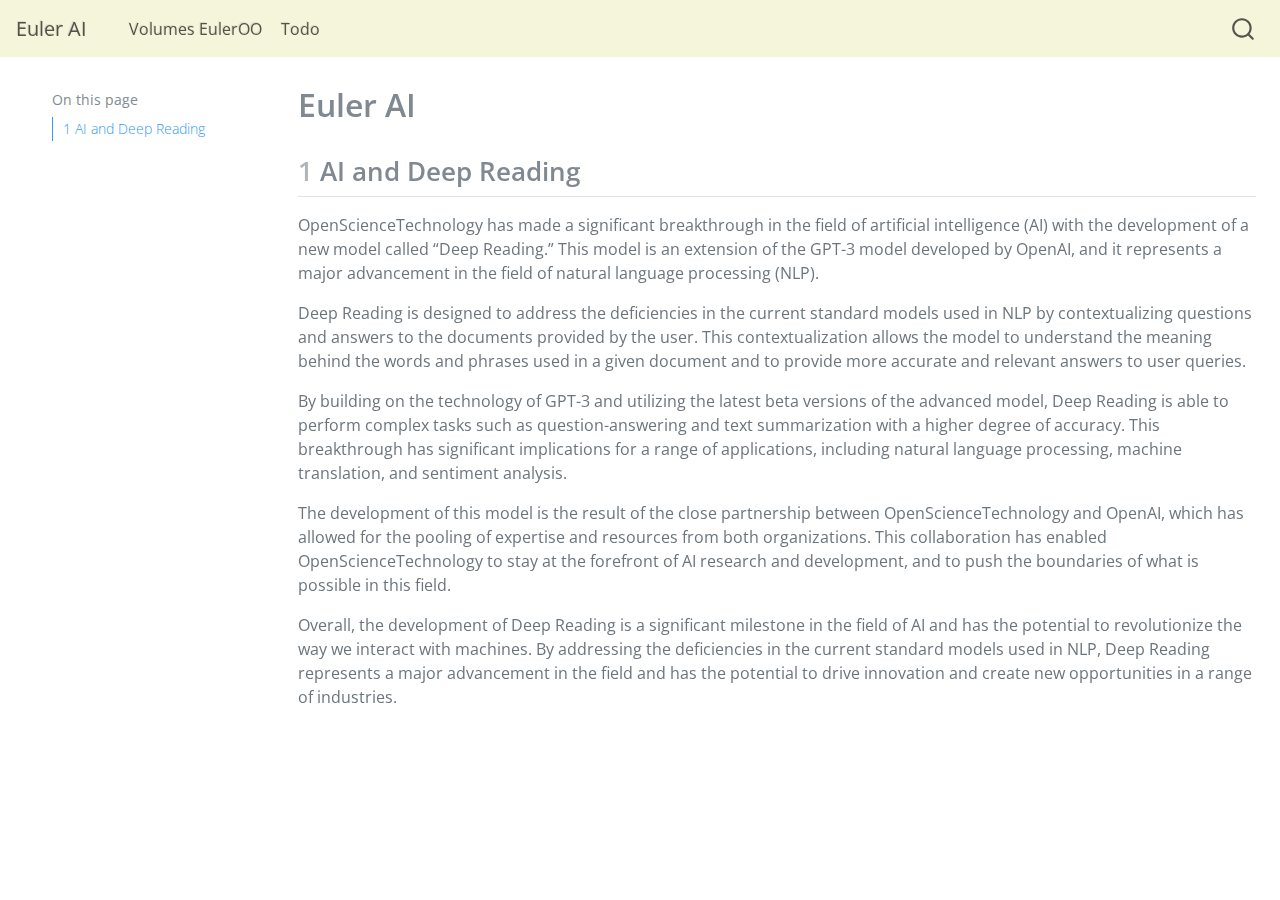
<file: guide.html>
<!DOCTYPE html>
<html xmlns="http://www.w3.org/1999/xhtml" lang="en" xml:lang="en"><head>

<meta charset="utf-8">
<meta name="generator" content="quarto-1.4.60">

<meta name="viewport" content="width=device-width, initial-scale=1.0, user-scalable=yes">


<title>Euler AI</title>
<style>
code{white-space: pre-wrap;}
span.smallcaps{font-variant: small-caps;}
div.columns{display: flex; gap: min(4vw, 1.5em);}
div.column{flex: auto; overflow-x: auto;}
div.hanging-indent{margin-left: 1.5em; text-indent: -1.5em;}
ul.task-list{list-style: none;}
ul.task-list li input[type="checkbox"] {
  width: 0.8em;
  margin: 0 0.8em 0.2em -1em; /* quarto-specific, see https://github.com/quarto-dev/quarto-cli/issues/4556 */ 
  vertical-align: middle;
}
</style>


<script src="site_libs/quarto-nav/quarto-nav.js"></script>
<script src="site_libs/quarto-nav/headroom.min.js"></script>
<script src="site_libs/clipboard/clipboard.min.js"></script>
<script src="site_libs/quarto-search/autocomplete.umd.js"></script>
<script src="site_libs/quarto-search/fuse.min.js"></script>
<script src="site_libs/quarto-search/quarto-search.js"></script>
<meta name="quarto:offset" content="./">
<script src="site_libs/quarto-html/quarto.js"></script>
<script src="site_libs/quarto-html/popper.min.js"></script>
<script src="site_libs/quarto-html/tippy.umd.min.js"></script>
<script src="site_libs/quarto-html/anchor.min.js"></script>
<link href="site_libs/quarto-html/tippy.css" rel="stylesheet">
<link href="site_libs/quarto-html/quarto-syntax-highlighting.css" rel="stylesheet" id="quarto-text-highlighting-styles">
<script src="site_libs/bootstrap/bootstrap.min.js"></script>
<link href="site_libs/bootstrap/bootstrap-icons.css" rel="stylesheet">
<link href="site_libs/bootstrap/bootstrap.min.css" rel="stylesheet" id="quarto-bootstrap" data-mode="light">
<script id="quarto-search-options" type="application/json">{
  "location": "navbar",
  "copy-button": false,
  "collapse-after": 3,
  "panel-placement": "end",
  "type": "overlay",
  "limit": 20,
  "language": {
    "search-no-results-text": "No results",
    "search-matching-documents-text": "matching documents",
    "search-copy-link-title": "Copy link to search",
    "search-hide-matches-text": "Hide additional matches",
    "search-more-match-text": "more match in this document",
    "search-more-matches-text": "more matches in this document",
    "search-clear-button-title": "Clear",
    "search-detached-cancel-button-title": "Cancel",
    "search-submit-button-title": "Submit"
  }
}</script>


<link rel="stylesheet" href="styles.css">
</head>

<body class="floating nav-fixed">

<div id="quarto-search-results"></div>
  <header id="quarto-header" class="headroom fixed-top">
    <nav class="navbar navbar-expand-lg navbar-dark ">
      <div class="navbar-container container-fluid">
      <div class="navbar-brand-container">
    <a class="navbar-brand" href="./index.html">
    <span class="navbar-title">Euler AI</span>
    </a>
  </div>
            <div id="quarto-search" class="" title="Search"></div>
          <button class="navbar-toggler" type="button" data-bs-toggle="collapse" data-bs-target="#navbarCollapse" aria-controls="navbarCollapse" aria-expanded="false" aria-label="Toggle navigation" onclick="if (window.quartoToggleHeadroom) { window.quartoToggleHeadroom(); }">
  <span class="navbar-toggler-icon"></span>
</button>
          <div class="collapse navbar-collapse" id="navbarCollapse">
            <ul class="navbar-nav navbar-nav-scroll me-auto">
  <li class="nav-item">
    <a class="nav-link" href="./collection.html" rel="" target="">
 <span class="menu-text">Volumes EulerOO</span></a>
  </li>  
  <li class="nav-item">
    <a class="nav-link" href="./todo.html" rel="" target="">
 <span class="menu-text">Todo</span></a>
  </li>  
</ul>
            <div class="quarto-navbar-tools ms-auto">
</div>
          </div> <!-- /navcollapse -->
      </div> <!-- /container-fluid -->
    </nav>
</header>
<!-- content -->
<div id="quarto-content" class="quarto-container page-columns page-rows-contents page-layout-full page-navbar">
<!-- sidebar -->
  <nav id="quarto-sidebar" class="sidebar collapse collapse-horizontal sidebar-navigation floating overflow-auto">
    <nav id="TOC" role="doc-toc" class="toc-active">
    <h2 id="toc-title">On this page</h2>
   
  <ul>
  <li><a href="#ai-and-deep-reading" id="toc-ai-and-deep-reading" class="nav-link active" data-scroll-target="#ai-and-deep-reading"><span class="header-section-number">1</span> AI and Deep Reading</a></li>
  </ul>
</nav>
</nav>
<div id="quarto-sidebar-glass" data-bs-toggle="collapse" data-bs-target="#quarto-sidebar,#quarto-sidebar-glass"></div>
<!-- margin-sidebar -->
    <div id="quarto-margin-sidebar" class="sidebar margin-sidebar zindex-bottom">
    </div>
<!-- main -->
<main class="content column-page-right" id="quarto-document-content">

<header id="title-block-header" class="quarto-title-block default">
<div class="quarto-title">
<h1 class="title">Euler AI</h1>
</div>



<div class="quarto-title-meta column-page-right">

    
  
    
  </div>
  

</header>

<section id="ai-and-deep-reading" class="level2" data-number="1">
<h2 data-number="1" class="anchored" data-anchor-id="ai-and-deep-reading"><span class="header-section-number">1</span> AI and Deep Reading</h2>
<p>OpenScienceTechnology has made a significant breakthrough in the field of artificial intelligence (AI) with the development of a new model called “Deep Reading.” This model is an extension of the GPT-3 model developed by OpenAI, and it represents a major advancement in the field of natural language processing (NLP).</p>
<p>Deep Reading is designed to address the deficiencies in the current standard models used in NLP by contextualizing questions and answers to the documents provided by the user. This contextualization allows the model to understand the meaning behind the words and phrases used in a given document and to provide more accurate and relevant answers to user queries.</p>
<p>By building on the technology of GPT-3 and utilizing the latest beta versions of the advanced model, Deep Reading is able to perform complex tasks such as question-answering and text summarization with a higher degree of accuracy. This breakthrough has significant implications for a range of applications, including natural language processing, machine translation, and sentiment analysis.</p>
<p>The development of this model is the result of the close partnership between OpenScienceTechnology and OpenAI, which has allowed for the pooling of expertise and resources from both organizations. This collaboration has enabled OpenScienceTechnology to stay at the forefront of AI research and development, and to push the boundaries of what is possible in this field.</p>
<p>Overall, the development of Deep Reading is a significant milestone in the field of AI and has the potential to revolutionize the way we interact with machines. By addressing the deficiencies in the current standard models used in NLP, Deep Reading represents a major advancement in the field and has the potential to drive innovation and create new opportunities in a range of industries.</p>


</section>

</main> <!-- /main -->
<script id="quarto-html-after-body" type="application/javascript">
window.document.addEventListener("DOMContentLoaded", function (event) {
  const toggleBodyColorMode = (bsSheetEl) => {
    const mode = bsSheetEl.getAttribute("data-mode");
    const bodyEl = window.document.querySelector("body");
    if (mode === "dark") {
      bodyEl.classList.add("quarto-dark");
      bodyEl.classList.remove("quarto-light");
    } else {
      bodyEl.classList.add("quarto-light");
      bodyEl.classList.remove("quarto-dark");
    }
  }
  const toggleBodyColorPrimary = () => {
    const bsSheetEl = window.document.querySelector("link#quarto-bootstrap");
    if (bsSheetEl) {
      toggleBodyColorMode(bsSheetEl);
    }
  }
  toggleBodyColorPrimary();  
  const icon = "";
  const anchorJS = new window.AnchorJS();
  anchorJS.options = {
    placement: 'right',
    icon: icon
  };
  anchorJS.add('.anchored');
  const isCodeAnnotation = (el) => {
    for (const clz of el.classList) {
      if (clz.startsWith('code-annotation-')) {                     
        return true;
      }
    }
    return false;
  }
  const clipboard = new window.ClipboardJS('.code-copy-button', {
    text: function(trigger) {
      const codeEl = trigger.previousElementSibling.cloneNode(true);
      for (const childEl of codeEl.children) {
        if (isCodeAnnotation(childEl)) {
          childEl.remove();
        }
      }
      return codeEl.innerText;
    }
  });
  clipboard.on('success', function(e) {
    // button target
    const button = e.trigger;
    // don't keep focus
    button.blur();
    // flash "checked"
    button.classList.add('code-copy-button-checked');
    var currentTitle = button.getAttribute("title");
    button.setAttribute("title", "Copied!");
    let tooltip;
    if (window.bootstrap) {
      button.setAttribute("data-bs-toggle", "tooltip");
      button.setAttribute("data-bs-placement", "left");
      button.setAttribute("data-bs-title", "Copied!");
      tooltip = new bootstrap.Tooltip(button, 
        { trigger: "manual", 
          customClass: "code-copy-button-tooltip",
          offset: [0, -8]});
      tooltip.show();    
    }
    setTimeout(function() {
      if (tooltip) {
        tooltip.hide();
        button.removeAttribute("data-bs-title");
        button.removeAttribute("data-bs-toggle");
        button.removeAttribute("data-bs-placement");
      }
      button.setAttribute("title", currentTitle);
      button.classList.remove('code-copy-button-checked');
    }, 1000);
    // clear code selection
    e.clearSelection();
  });
  function tippyHover(el, contentFn) {
    const config = {
      allowHTML: true,
      content: contentFn,
      maxWidth: 500,
      delay: 100,
      arrow: false,
      appendTo: function(el) {
          return el.parentElement;
      },
      interactive: true,
      interactiveBorder: 10,
      theme: 'quarto',
      placement: 'bottom-start'
    };
    window.tippy(el, config); 
  }
  const noterefs = window.document.querySelectorAll('a[role="doc-noteref"]');
  for (var i=0; i<noterefs.length; i++) {
    const ref = noterefs[i];
    tippyHover(ref, function() {
      // use id or data attribute instead here
      let href = ref.getAttribute('data-footnote-href') || ref.getAttribute('href');
      try { href = new URL(href).hash; } catch {}
      const id = href.replace(/^#\/?/, "");
      const note = window.document.getElementById(id);
      return note.innerHTML;
    });
  }
  const xrefs = window.document.querySelectorAll('a.quarto-xref');
  for (var i=0; i<xrefs.length; i++) {
    const xref = xrefs[i];
    tippyHover(xref, function() {
      let href = xref.getAttribute('href');
      try { href = new URL(href).hash; } catch {}
      const id = href.replace(/^#\/?/, "");
      const note = window.document.getElementById(id);
      if (note !== null) {
        if (id.startsWith('sec-')) {
          // Special case sections, only their first couple elements
          const container = document.createElement("div");
          if (note.children && note.children.length > 2) {
            for (let i = 0; i < 2; i++) {
              container.appendChild(note.children[i].cloneNode(true));
            }
            return container.innerHTML
          } else {
            return note.innerHTML;
          }
        } else {
          return note.innerHTML;
        }
      } else {
        return "";
      }
    });
  }
      let selectedAnnoteEl;
      const selectorForAnnotation = ( cell, annotation) => {
        let cellAttr = 'data-code-cell="' + cell + '"';
        let lineAttr = 'data-code-annotation="' +  annotation + '"';
        const selector = 'span[' + cellAttr + '][' + lineAttr + ']';
        return selector;
      }
      const selectCodeLines = (annoteEl) => {
        const doc = window.document;
        const targetCell = annoteEl.getAttribute("data-target-cell");
        const targetAnnotation = annoteEl.getAttribute("data-target-annotation");
        const annoteSpan = window.document.querySelector(selectorForAnnotation(targetCell, targetAnnotation));
        const lines = annoteSpan.getAttribute("data-code-lines").split(",");
        const lineIds = lines.map((line) => {
          return targetCell + "-" + line;
        })
        let top = null;
        let height = null;
        let parent = null;
        if (lineIds.length > 0) {
            //compute the position of the single el (top and bottom and make a div)
            const el = window.document.getElementById(lineIds[0]);
            top = el.offsetTop;
            height = el.offsetHeight;
            parent = el.parentElement.parentElement;
          if (lineIds.length > 1) {
            const lastEl = window.document.getElementById(lineIds[lineIds.length - 1]);
            const bottom = lastEl.offsetTop + lastEl.offsetHeight;
            height = bottom - top;
          }
          if (top !== null && height !== null && parent !== null) {
            // cook up a div (if necessary) and position it 
            let div = window.document.getElementById("code-annotation-line-highlight");
            if (div === null) {
              div = window.document.createElement("div");
              div.setAttribute("id", "code-annotation-line-highlight");
              div.style.position = 'absolute';
              parent.appendChild(div);
            }
            div.style.top = top - 2 + "px";
            div.style.height = height + 4 + "px";
            let gutterDiv = window.document.getElementById("code-annotation-line-highlight-gutter");
            if (gutterDiv === null) {
              gutterDiv = window.document.createElement("div");
              gutterDiv.setAttribute("id", "code-annotation-line-highlight-gutter");
              gutterDiv.style.position = 'absolute';
              const codeCell = window.document.getElementById(targetCell);
              const gutter = codeCell.querySelector('.code-annotation-gutter');
              gutter.appendChild(gutterDiv);
            }
            gutterDiv.style.top = top - 2 + "px";
            gutterDiv.style.height = height + 4 + "px";
          }
          selectedAnnoteEl = annoteEl;
        }
      };
      const unselectCodeLines = () => {
        const elementsIds = ["code-annotation-line-highlight", "code-annotation-line-highlight-gutter"];
        elementsIds.forEach((elId) => {
          const div = window.document.getElementById(elId);
          if (div) {
            div.remove();
          }
        });
        selectedAnnoteEl = undefined;
      };
      // Attach click handler to the DT
      const annoteDls = window.document.querySelectorAll('dt[data-target-cell]');
      for (const annoteDlNode of annoteDls) {
        annoteDlNode.addEventListener('click', (event) => {
          const clickedEl = event.target;
          if (clickedEl !== selectedAnnoteEl) {
            unselectCodeLines();
            const activeEl = window.document.querySelector('dt[data-target-cell].code-annotation-active');
            if (activeEl) {
              activeEl.classList.remove('code-annotation-active');
            }
            selectCodeLines(clickedEl);
            clickedEl.classList.add('code-annotation-active');
          } else {
            // Unselect the line
            unselectCodeLines();
            clickedEl.classList.remove('code-annotation-active');
          }
        });
      }
  const findCites = (el) => {
    const parentEl = el.parentElement;
    if (parentEl) {
      const cites = parentEl.dataset.cites;
      if (cites) {
        return {
          el,
          cites: cites.split(' ')
        };
      } else {
        return findCites(el.parentElement)
      }
    } else {
      return undefined;
    }
  };
  var bibliorefs = window.document.querySelectorAll('a[role="doc-biblioref"]');
  for (var i=0; i<bibliorefs.length; i++) {
    const ref = bibliorefs[i];
    const citeInfo = findCites(ref);
    if (citeInfo) {
      tippyHover(citeInfo.el, function() {
        var popup = window.document.createElement('div');
        citeInfo.cites.forEach(function(cite) {
          var citeDiv = window.document.createElement('div');
          citeDiv.classList.add('hanging-indent');
          citeDiv.classList.add('csl-entry');
          var biblioDiv = window.document.getElementById('ref-' + cite);
          if (biblioDiv) {
            citeDiv.innerHTML = biblioDiv.innerHTML;
          }
          popup.appendChild(citeDiv);
        });
        return popup.innerHTML;
      });
    }
  }
});
</script>
</div> <!-- /content -->



</body></html>
</file>
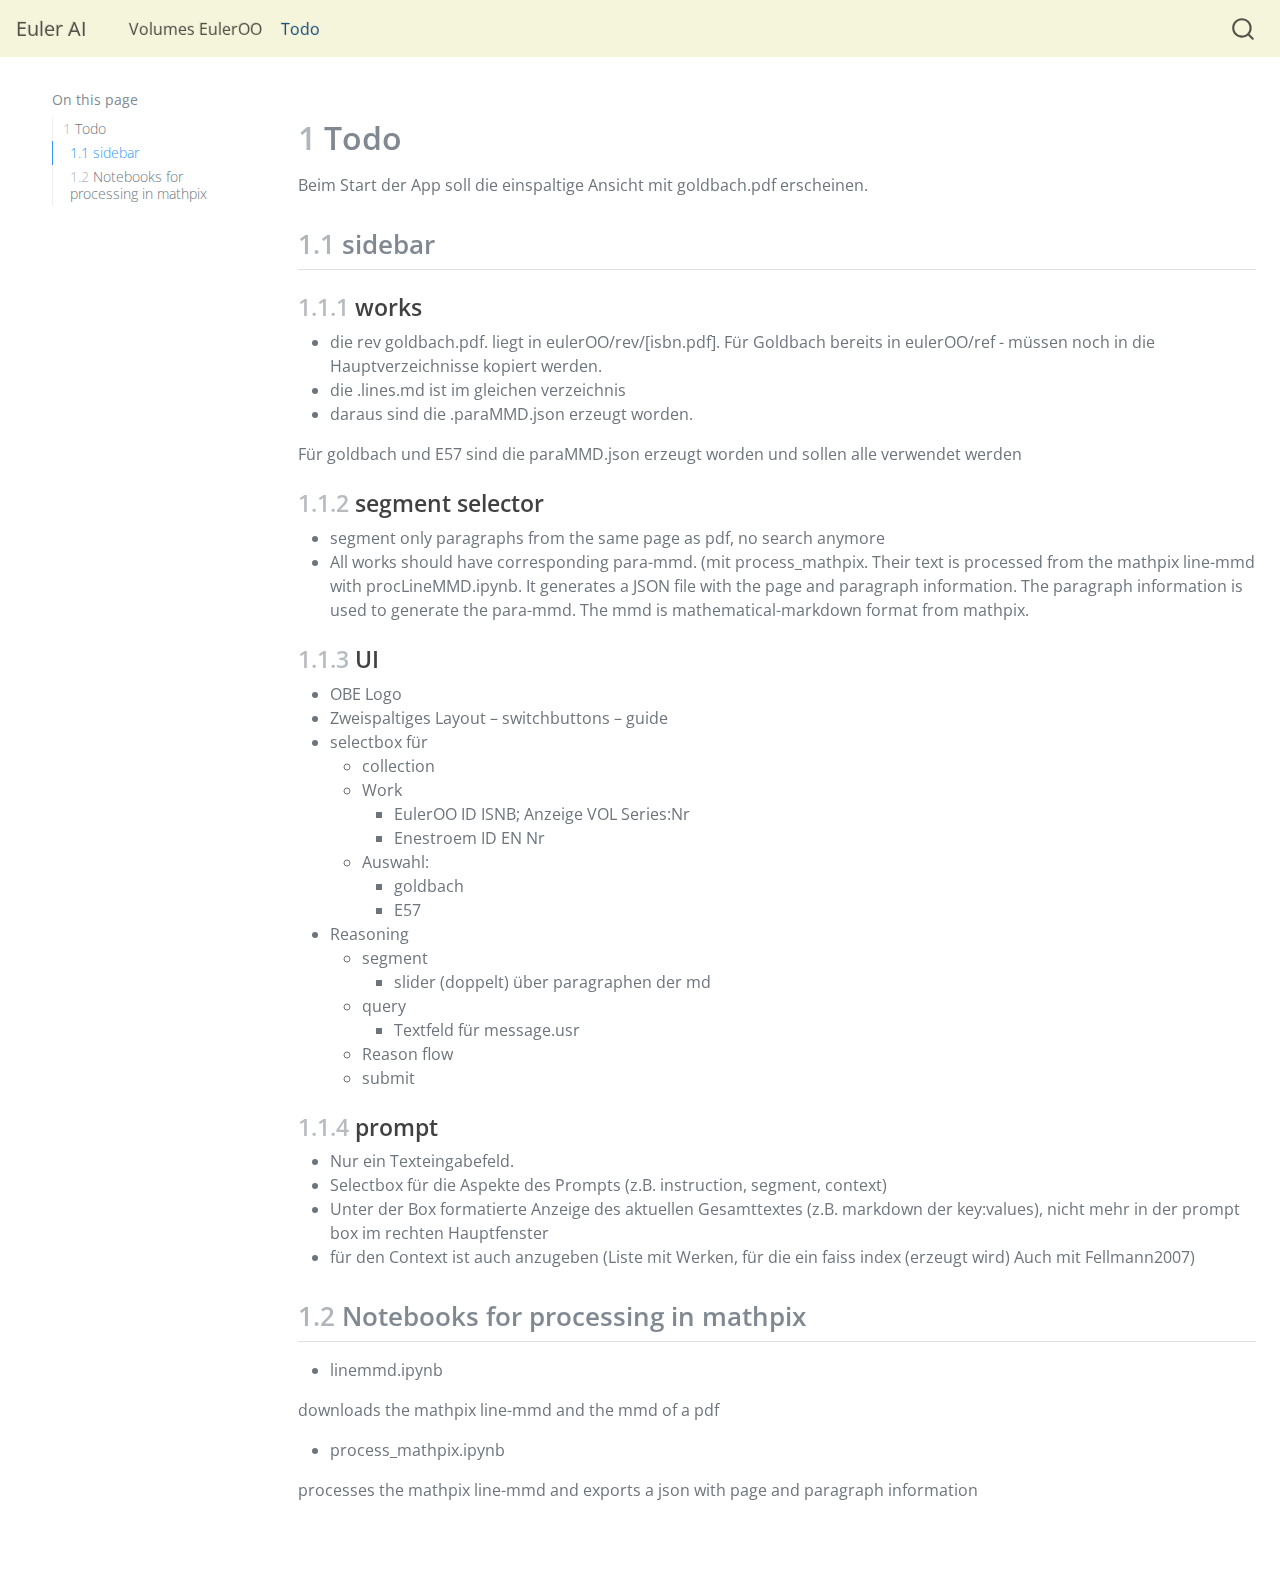
<file: todo.html>
<!DOCTYPE html>
<html xmlns="http://www.w3.org/1999/xhtml" lang="en" xml:lang="en"><head>

<meta charset="utf-8">
<meta name="generator" content="quarto-1.4.60">

<meta name="viewport" content="width=device-width, initial-scale=1.0, user-scalable=yes">


<title>Euler AI – todo</title>
<style>
code{white-space: pre-wrap;}
span.smallcaps{font-variant: small-caps;}
div.columns{display: flex; gap: min(4vw, 1.5em);}
div.column{flex: auto; overflow-x: auto;}
div.hanging-indent{margin-left: 1.5em; text-indent: -1.5em;}
ul.task-list{list-style: none;}
ul.task-list li input[type="checkbox"] {
  width: 0.8em;
  margin: 0 0.8em 0.2em -1em; /* quarto-specific, see https://github.com/quarto-dev/quarto-cli/issues/4556 */ 
  vertical-align: middle;
}
</style>


<script src="site_libs/quarto-nav/quarto-nav.js"></script>
<script src="site_libs/quarto-nav/headroom.min.js"></script>
<script src="site_libs/clipboard/clipboard.min.js"></script>
<script src="site_libs/quarto-search/autocomplete.umd.js"></script>
<script src="site_libs/quarto-search/fuse.min.js"></script>
<script src="site_libs/quarto-search/quarto-search.js"></script>
<meta name="quarto:offset" content="./">
<script src="site_libs/quarto-html/quarto.js"></script>
<script src="site_libs/quarto-html/popper.min.js"></script>
<script src="site_libs/quarto-html/tippy.umd.min.js"></script>
<script src="site_libs/quarto-html/anchor.min.js"></script>
<link href="site_libs/quarto-html/tippy.css" rel="stylesheet">
<link href="site_libs/quarto-html/quarto-syntax-highlighting.css" rel="stylesheet" id="quarto-text-highlighting-styles">
<script src="site_libs/bootstrap/bootstrap.min.js"></script>
<link href="site_libs/bootstrap/bootstrap-icons.css" rel="stylesheet">
<link href="site_libs/bootstrap/bootstrap.min.css" rel="stylesheet" id="quarto-bootstrap" data-mode="light">
<script id="quarto-search-options" type="application/json">{
  "location": "navbar",
  "copy-button": false,
  "collapse-after": 3,
  "panel-placement": "end",
  "type": "overlay",
  "limit": 20,
  "language": {
    "search-no-results-text": "No results",
    "search-matching-documents-text": "matching documents",
    "search-copy-link-title": "Copy link to search",
    "search-hide-matches-text": "Hide additional matches",
    "search-more-match-text": "more match in this document",
    "search-more-matches-text": "more matches in this document",
    "search-clear-button-title": "Clear",
    "search-detached-cancel-button-title": "Cancel",
    "search-submit-button-title": "Submit"
  }
}</script>


<link rel="stylesheet" href="styles.css">
</head>

<body class="floating nav-fixed">

<div id="quarto-search-results"></div>
  <header id="quarto-header" class="headroom fixed-top">
    <nav class="navbar navbar-expand-lg navbar-dark ">
      <div class="navbar-container container-fluid">
      <div class="navbar-brand-container">
    <a class="navbar-brand" href="./index.html">
    <span class="navbar-title">Euler AI</span>
    </a>
  </div>
            <div id="quarto-search" class="" title="Search"></div>
          <button class="navbar-toggler" type="button" data-bs-toggle="collapse" data-bs-target="#navbarCollapse" aria-controls="navbarCollapse" aria-expanded="false" aria-label="Toggle navigation" onclick="if (window.quartoToggleHeadroom) { window.quartoToggleHeadroom(); }">
  <span class="navbar-toggler-icon"></span>
</button>
          <div class="collapse navbar-collapse" id="navbarCollapse">
            <ul class="navbar-nav navbar-nav-scroll me-auto">
  <li class="nav-item">
    <a class="nav-link" href="./collection.html" rel="" target="">
 <span class="menu-text">Volumes EulerOO</span></a>
  </li>  
  <li class="nav-item">
    <a class="nav-link active" href="./todo.html" rel="" target="" aria-current="page">
 <span class="menu-text">Todo</span></a>
  </li>  
</ul>
            <div class="quarto-navbar-tools ms-auto">
</div>
          </div> <!-- /navcollapse -->
      </div> <!-- /container-fluid -->
    </nav>
</header>
<!-- content -->
<div id="quarto-content" class="quarto-container page-columns page-rows-contents page-layout-full page-navbar">
<!-- sidebar -->
  <nav id="quarto-sidebar" class="sidebar collapse collapse-horizontal sidebar-navigation floating overflow-auto">
    <nav id="TOC" role="doc-toc" class="toc-active">
    <h2 id="toc-title">On this page</h2>
   
  <ul>
  <li><a href="#todo" id="toc-todo" class="nav-link active" data-scroll-target="#todo"><span class="header-section-number">1</span> Todo</a>
  <ul class="collapse">
  <li><a href="#sidebar" id="toc-sidebar" class="nav-link" data-scroll-target="#sidebar"><span class="header-section-number">1.1</span> sidebar</a>
  <ul class="collapse">
  <li><a href="#works" id="toc-works" class="nav-link" data-scroll-target="#works"><span class="header-section-number">1.1.1</span> works</a></li>
  <li><a href="#segment-selector" id="toc-segment-selector" class="nav-link" data-scroll-target="#segment-selector"><span class="header-section-number">1.1.2</span> segment selector</a></li>
  <li><a href="#ui" id="toc-ui" class="nav-link" data-scroll-target="#ui"><span class="header-section-number">1.1.3</span> UI</a></li>
  <li><a href="#prompt" id="toc-prompt" class="nav-link" data-scroll-target="#prompt"><span class="header-section-number">1.1.4</span> prompt</a></li>
  </ul></li>
  <li><a href="#notebooks-for-processing-in-mathpix" id="toc-notebooks-for-processing-in-mathpix" class="nav-link" data-scroll-target="#notebooks-for-processing-in-mathpix"><span class="header-section-number">1.2</span> Notebooks for processing in mathpix</a></li>
  </ul></li>
  </ul>
</nav>
</nav>
<div id="quarto-sidebar-glass" data-bs-toggle="collapse" data-bs-target="#quarto-sidebar,#quarto-sidebar-glass"></div>
<!-- margin-sidebar -->
    <div id="quarto-margin-sidebar" class="sidebar margin-sidebar zindex-bottom">
    </div>
<!-- main -->
<main class="content column-page-right" id="quarto-document-content">



<section id="todo" class="level1" data-number="1">
<h1 data-number="1"><span class="header-section-number">1</span> Todo</h1>
<p>Beim Start der App soll die einspaltige Ansicht mit goldbach.pdf erscheinen.</p>
<section id="sidebar" class="level2" data-number="1.1">
<h2 data-number="1.1" class="anchored" data-anchor-id="sidebar"><span class="header-section-number">1.1</span> sidebar</h2>
<section id="works" class="level3" data-number="1.1.1">
<h3 data-number="1.1.1" class="anchored" data-anchor-id="works"><span class="header-section-number">1.1.1</span> works</h3>
<ul>
<li>die rev goldbach.pdf. liegt in eulerOO/rev/[isbn.pdf]. Für Goldbach bereits in eulerOO/ref - müssen noch in die Hauptverzeichnisse kopiert werden.</li>
<li>die .lines.md ist im gleichen verzeichnis</li>
<li>daraus sind die .paraMMD.json erzeugt worden.</li>
</ul>
<p>Für goldbach und E57 sind die paraMMD.json erzeugt worden und sollen alle verwendet werden</p>
</section>
<section id="segment-selector" class="level3" data-number="1.1.2">
<h3 data-number="1.1.2" class="anchored" data-anchor-id="segment-selector"><span class="header-section-number">1.1.2</span> segment selector</h3>
<ul>
<li>segment only paragraphs from the same page as pdf, no search anymore</li>
<li>All works should have corresponding para-mmd. (mit process_mathpix. Their text is processed from the mathpix line-mmd with procLineMMD.ipynb. It generates a JSON file with the page and paragraph information. The paragraph information is used to generate the para-mmd. The mmd is mathematical-markdown format from mathpix.</li>
</ul>
</section>
<section id="ui" class="level3" data-number="1.1.3">
<h3 data-number="1.1.3" class="anchored" data-anchor-id="ui"><span class="header-section-number">1.1.3</span> UI</h3>
<ul>
<li>OBE Logo</li>
<li>Zweispaltiges Layout – switchbuttons – guide</li>
<li>selectbox für
<ul>
<li>collection</li>
<li>Work
<ul>
<li>EulerOO ID ISNB; Anzeige VOL Series:Nr</li>
<li>Enestroem ID EN Nr</li>
</ul></li>
<li>Auswahl:
<ul>
<li>goldbach</li>
<li>E57</li>
</ul></li>
</ul></li>
<li>Reasoning
<ul>
<li>segment
<ul>
<li>slider (doppelt) über paragraphen der md</li>
</ul></li>
<li>query
<ul>
<li>Textfeld für message.usr</li>
</ul></li>
<li>Reason flow</li>
<li>submit</li>
</ul></li>
</ul>
</section>
<section id="prompt" class="level3" data-number="1.1.4">
<h3 data-number="1.1.4" class="anchored" data-anchor-id="prompt"><span class="header-section-number">1.1.4</span> prompt</h3>
<ul>
<li>Nur ein Texteingabefeld.</li>
<li>Selectbox für die Aspekte des Prompts (z.B. instruction, segment, context)</li>
<li>Unter der Box formatierte Anzeige des aktuellen Gesamttextes (z.B. markdown der key:values), nicht mehr in der prompt box im rechten Hauptfenster</li>
<li>für den Context ist auch anzugeben (Liste mit Werken, für die ein faiss index (erzeugt wird) Auch mit Fellmann2007)</li>
</ul>
</section>
</section>
<section id="notebooks-for-processing-in-mathpix" class="level2" data-number="1.2">
<h2 data-number="1.2" class="anchored" data-anchor-id="notebooks-for-processing-in-mathpix"><span class="header-section-number">1.2</span> Notebooks for processing in mathpix</h2>
<ul>
<li>linemmd.ipynb</li>
</ul>
<p>downloads the mathpix line-mmd and the mmd of a pdf</p>
<ul>
<li>process_mathpix.ipynb</li>
</ul>
<p>processes the mathpix line-mmd and exports a json with page and paragraph information</p>


</section>
</section>

</main> <!-- /main -->
<script id="quarto-html-after-body" type="application/javascript">
window.document.addEventListener("DOMContentLoaded", function (event) {
  const toggleBodyColorMode = (bsSheetEl) => {
    const mode = bsSheetEl.getAttribute("data-mode");
    const bodyEl = window.document.querySelector("body");
    if (mode === "dark") {
      bodyEl.classList.add("quarto-dark");
      bodyEl.classList.remove("quarto-light");
    } else {
      bodyEl.classList.add("quarto-light");
      bodyEl.classList.remove("quarto-dark");
    }
  }
  const toggleBodyColorPrimary = () => {
    const bsSheetEl = window.document.querySelector("link#quarto-bootstrap");
    if (bsSheetEl) {
      toggleBodyColorMode(bsSheetEl);
    }
  }
  toggleBodyColorPrimary();  
  const icon = "";
  const anchorJS = new window.AnchorJS();
  anchorJS.options = {
    placement: 'right',
    icon: icon
  };
  anchorJS.add('.anchored');
  const isCodeAnnotation = (el) => {
    for (const clz of el.classList) {
      if (clz.startsWith('code-annotation-')) {                     
        return true;
      }
    }
    return false;
  }
  const clipboard = new window.ClipboardJS('.code-copy-button', {
    text: function(trigger) {
      const codeEl = trigger.previousElementSibling.cloneNode(true);
      for (const childEl of codeEl.children) {
        if (isCodeAnnotation(childEl)) {
          childEl.remove();
        }
      }
      return codeEl.innerText;
    }
  });
  clipboard.on('success', function(e) {
    // button target
    const button = e.trigger;
    // don't keep focus
    button.blur();
    // flash "checked"
    button.classList.add('code-copy-button-checked');
    var currentTitle = button.getAttribute("title");
    button.setAttribute("title", "Copied!");
    let tooltip;
    if (window.bootstrap) {
      button.setAttribute("data-bs-toggle", "tooltip");
      button.setAttribute("data-bs-placement", "left");
      button.setAttribute("data-bs-title", "Copied!");
      tooltip = new bootstrap.Tooltip(button, 
        { trigger: "manual", 
          customClass: "code-copy-button-tooltip",
          offset: [0, -8]});
      tooltip.show();    
    }
    setTimeout(function() {
      if (tooltip) {
        tooltip.hide();
        button.removeAttribute("data-bs-title");
        button.removeAttribute("data-bs-toggle");
        button.removeAttribute("data-bs-placement");
      }
      button.setAttribute("title", currentTitle);
      button.classList.remove('code-copy-button-checked');
    }, 1000);
    // clear code selection
    e.clearSelection();
  });
  function tippyHover(el, contentFn) {
    const config = {
      allowHTML: true,
      content: contentFn,
      maxWidth: 500,
      delay: 100,
      arrow: false,
      appendTo: function(el) {
          return el.parentElement;
      },
      interactive: true,
      interactiveBorder: 10,
      theme: 'quarto',
      placement: 'bottom-start'
    };
    window.tippy(el, config); 
  }
  const noterefs = window.document.querySelectorAll('a[role="doc-noteref"]');
  for (var i=0; i<noterefs.length; i++) {
    const ref = noterefs[i];
    tippyHover(ref, function() {
      // use id or data attribute instead here
      let href = ref.getAttribute('data-footnote-href') || ref.getAttribute('href');
      try { href = new URL(href).hash; } catch {}
      const id = href.replace(/^#\/?/, "");
      const note = window.document.getElementById(id);
      return note.innerHTML;
    });
  }
  const xrefs = window.document.querySelectorAll('a.quarto-xref');
  for (var i=0; i<xrefs.length; i++) {
    const xref = xrefs[i];
    tippyHover(xref, function() {
      let href = xref.getAttribute('href');
      try { href = new URL(href).hash; } catch {}
      const id = href.replace(/^#\/?/, "");
      const note = window.document.getElementById(id);
      if (note !== null) {
        if (id.startsWith('sec-')) {
          // Special case sections, only their first couple elements
          const container = document.createElement("div");
          if (note.children && note.children.length > 2) {
            for (let i = 0; i < 2; i++) {
              container.appendChild(note.children[i].cloneNode(true));
            }
            return container.innerHTML
          } else {
            return note.innerHTML;
          }
        } else {
          return note.innerHTML;
        }
      } else {
        return "";
      }
    });
  }
      let selectedAnnoteEl;
      const selectorForAnnotation = ( cell, annotation) => {
        let cellAttr = 'data-code-cell="' + cell + '"';
        let lineAttr = 'data-code-annotation="' +  annotation + '"';
        const selector = 'span[' + cellAttr + '][' + lineAttr + ']';
        return selector;
      }
      const selectCodeLines = (annoteEl) => {
        const doc = window.document;
        const targetCell = annoteEl.getAttribute("data-target-cell");
        const targetAnnotation = annoteEl.getAttribute("data-target-annotation");
        const annoteSpan = window.document.querySelector(selectorForAnnotation(targetCell, targetAnnotation));
        const lines = annoteSpan.getAttribute("data-code-lines").split(",");
        const lineIds = lines.map((line) => {
          return targetCell + "-" + line;
        })
        let top = null;
        let height = null;
        let parent = null;
        if (lineIds.length > 0) {
            //compute the position of the single el (top and bottom and make a div)
            const el = window.document.getElementById(lineIds[0]);
            top = el.offsetTop;
            height = el.offsetHeight;
            parent = el.parentElement.parentElement;
          if (lineIds.length > 1) {
            const lastEl = window.document.getElementById(lineIds[lineIds.length - 1]);
            const bottom = lastEl.offsetTop + lastEl.offsetHeight;
            height = bottom - top;
          }
          if (top !== null && height !== null && parent !== null) {
            // cook up a div (if necessary) and position it 
            let div = window.document.getElementById("code-annotation-line-highlight");
            if (div === null) {
              div = window.document.createElement("div");
              div.setAttribute("id", "code-annotation-line-highlight");
              div.style.position = 'absolute';
              parent.appendChild(div);
            }
            div.style.top = top - 2 + "px";
            div.style.height = height + 4 + "px";
            let gutterDiv = window.document.getElementById("code-annotation-line-highlight-gutter");
            if (gutterDiv === null) {
              gutterDiv = window.document.createElement("div");
              gutterDiv.setAttribute("id", "code-annotation-line-highlight-gutter");
              gutterDiv.style.position = 'absolute';
              const codeCell = window.document.getElementById(targetCell);
              const gutter = codeCell.querySelector('.code-annotation-gutter');
              gutter.appendChild(gutterDiv);
            }
            gutterDiv.style.top = top - 2 + "px";
            gutterDiv.style.height = height + 4 + "px";
          }
          selectedAnnoteEl = annoteEl;
        }
      };
      const unselectCodeLines = () => {
        const elementsIds = ["code-annotation-line-highlight", "code-annotation-line-highlight-gutter"];
        elementsIds.forEach((elId) => {
          const div = window.document.getElementById(elId);
          if (div) {
            div.remove();
          }
        });
        selectedAnnoteEl = undefined;
      };
      // Attach click handler to the DT
      const annoteDls = window.document.querySelectorAll('dt[data-target-cell]');
      for (const annoteDlNode of annoteDls) {
        annoteDlNode.addEventListener('click', (event) => {
          const clickedEl = event.target;
          if (clickedEl !== selectedAnnoteEl) {
            unselectCodeLines();
            const activeEl = window.document.querySelector('dt[data-target-cell].code-annotation-active');
            if (activeEl) {
              activeEl.classList.remove('code-annotation-active');
            }
            selectCodeLines(clickedEl);
            clickedEl.classList.add('code-annotation-active');
          } else {
            // Unselect the line
            unselectCodeLines();
            clickedEl.classList.remove('code-annotation-active');
          }
        });
      }
  const findCites = (el) => {
    const parentEl = el.parentElement;
    if (parentEl) {
      const cites = parentEl.dataset.cites;
      if (cites) {
        return {
          el,
          cites: cites.split(' ')
        };
      } else {
        return findCites(el.parentElement)
      }
    } else {
      return undefined;
    }
  };
  var bibliorefs = window.document.querySelectorAll('a[role="doc-biblioref"]');
  for (var i=0; i<bibliorefs.length; i++) {
    const ref = bibliorefs[i];
    const citeInfo = findCites(ref);
    if (citeInfo) {
      tippyHover(citeInfo.el, function() {
        var popup = window.document.createElement('div');
        citeInfo.cites.forEach(function(cite) {
          var citeDiv = window.document.createElement('div');
          citeDiv.classList.add('hanging-indent');
          citeDiv.classList.add('csl-entry');
          var biblioDiv = window.document.getElementById('ref-' + cite);
          if (biblioDiv) {
            citeDiv.innerHTML = biblioDiv.innerHTML;
          }
          popup.appendChild(citeDiv);
        });
        return popup.innerHTML;
      });
    }
  }
});
</script>
</div> <!-- /content -->



</body></html>
</file>
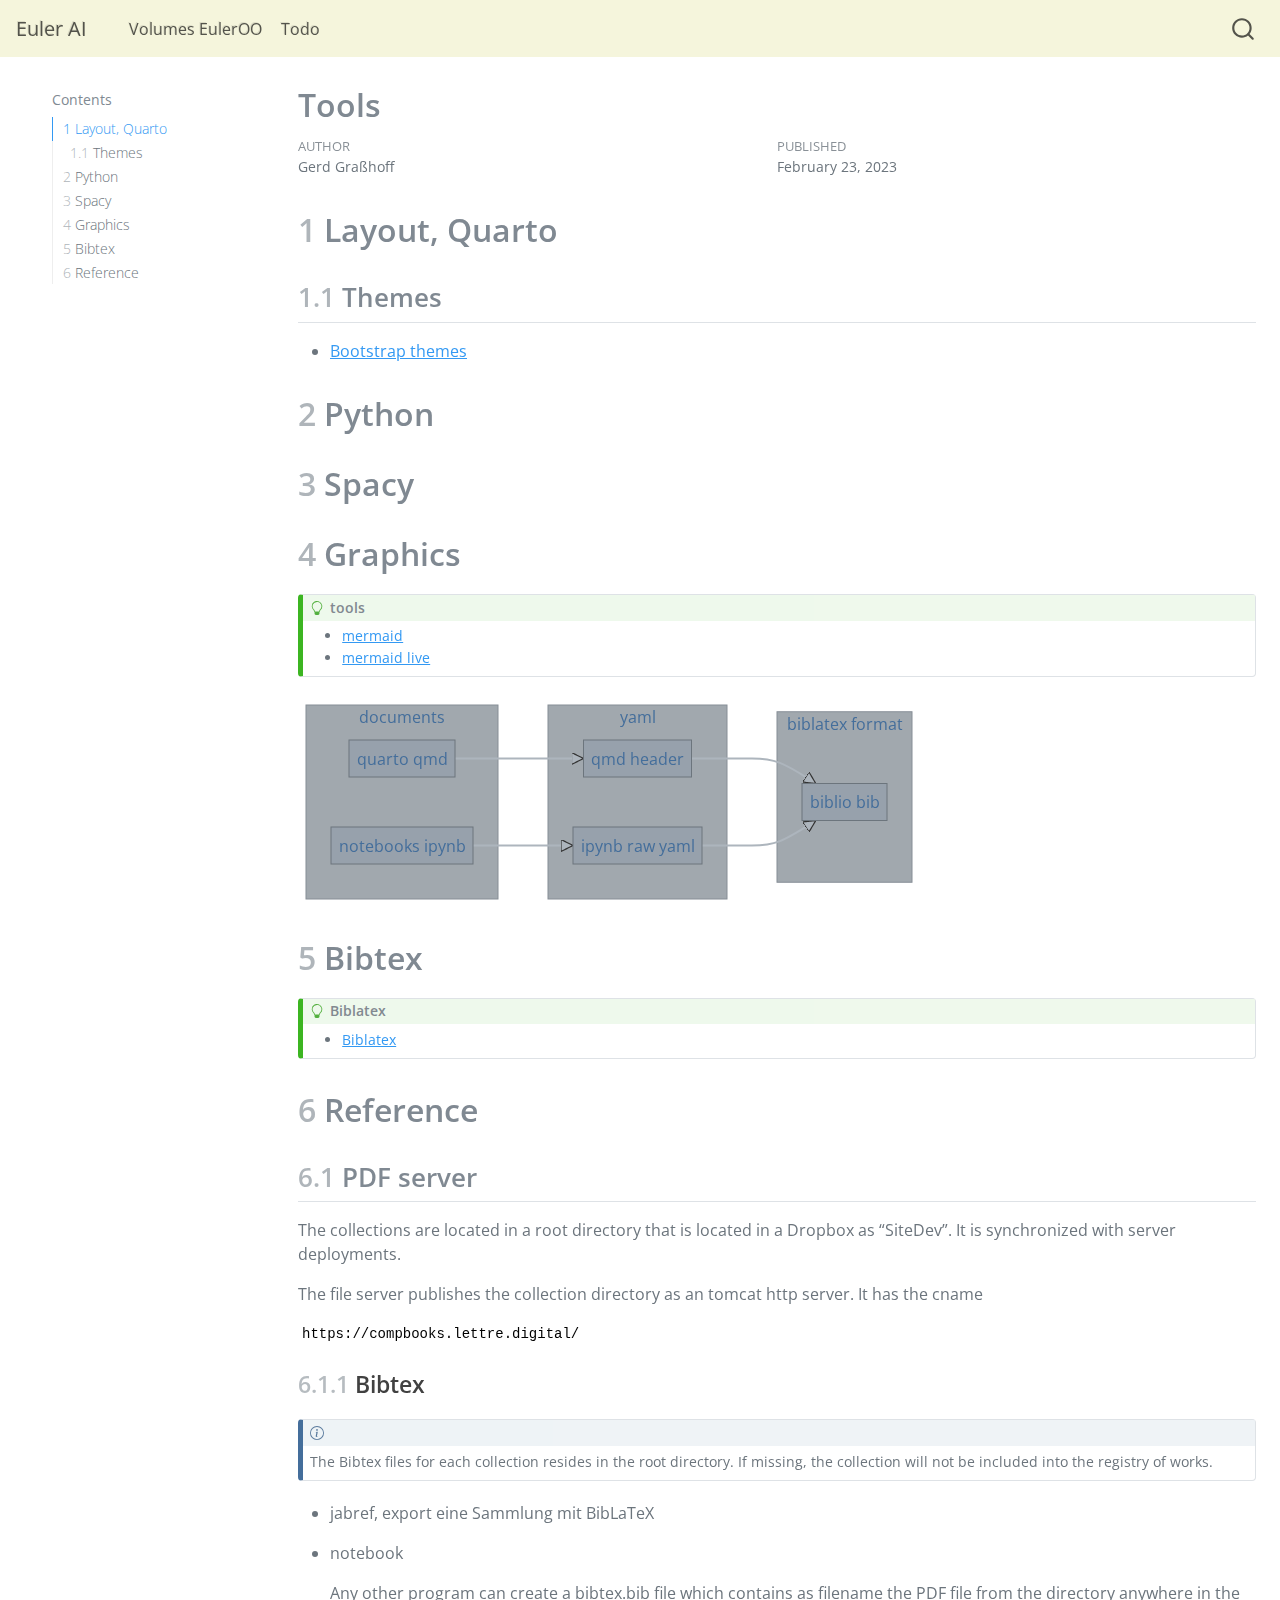
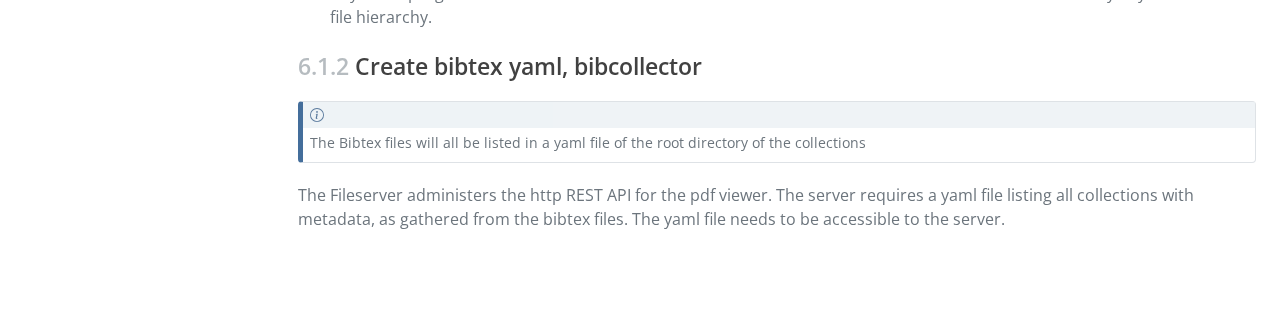
<file: tools.html>
<!DOCTYPE html>
<html xmlns="http://www.w3.org/1999/xhtml" lang="en" xml:lang="en"><head>

<meta charset="utf-8">
<meta name="generator" content="quarto-1.4.60">

<meta name="viewport" content="width=device-width, initial-scale=1.0, user-scalable=yes">

<meta name="author" content="Gerd Graßhoff">
<meta name="dcterms.date" content="2023-02-23">

<title>Euler AI - Tools</title>
<style>
code{white-space: pre-wrap;}
span.smallcaps{font-variant: small-caps;}
div.columns{display: flex; gap: min(4vw, 1.5em);}
div.column{flex: auto; overflow-x: auto;}
div.hanging-indent{margin-left: 1.5em; text-indent: -1.5em;}
ul.task-list{list-style: none;}
ul.task-list li input[type="checkbox"] {
  width: 0.8em;
  margin: 0 0.8em 0.2em -1em; /* quarto-specific, see https://github.com/quarto-dev/quarto-cli/issues/4556 */ 
  vertical-align: middle;
}
</style>


<script src="site_libs/quarto-nav/quarto-nav.js"></script>
<script src="site_libs/quarto-nav/headroom.min.js"></script>
<script src="site_libs/clipboard/clipboard.min.js"></script>
<script src="site_libs/quarto-search/autocomplete.umd.js"></script>
<script src="site_libs/quarto-search/fuse.min.js"></script>
<script src="site_libs/quarto-search/quarto-search.js"></script>
<meta name="quarto:offset" content="./">
<script src="site_libs/quarto-html/quarto.js"></script>
<script src="site_libs/quarto-html/popper.min.js"></script>
<script src="site_libs/quarto-html/tippy.umd.min.js"></script>
<script src="site_libs/quarto-html/anchor.min.js"></script>
<link href="site_libs/quarto-html/tippy.css" rel="stylesheet">
<link href="site_libs/quarto-html/quarto-syntax-highlighting.css" rel="stylesheet" id="quarto-text-highlighting-styles">
<script src="site_libs/bootstrap/bootstrap.min.js"></script>
<link href="site_libs/bootstrap/bootstrap-icons.css" rel="stylesheet">
<link href="site_libs/bootstrap/bootstrap.min.css" rel="stylesheet" id="quarto-bootstrap" data-mode="light">
<script id="quarto-search-options" type="application/json">{
  "location": "navbar",
  "copy-button": false,
  "collapse-after": 3,
  "panel-placement": "end",
  "type": "overlay",
  "limit": 20,
  "language": {
    "search-no-results-text": "No results",
    "search-matching-documents-text": "matching documents",
    "search-copy-link-title": "Copy link to search",
    "search-hide-matches-text": "Hide additional matches",
    "search-more-match-text": "more match in this document",
    "search-more-matches-text": "more matches in this document",
    "search-clear-button-title": "Clear",
    "search-detached-cancel-button-title": "Cancel",
    "search-submit-button-title": "Submit"
  }
}</script>
<style>html{ scroll-behavior: smooth; }</style>
<script src="site_libs/quarto-diagram/mermaid.min.js"></script>
<script src="site_libs/quarto-diagram/mermaid-init.js"></script>
<link href="site_libs/quarto-diagram/mermaid.css" rel="stylesheet">


<link rel="stylesheet" href="styles.css">
</head>

<body class="floating nav-fixed">

<div id="quarto-search-results"></div>
  <header id="quarto-header" class="headroom fixed-top">
    <nav class="navbar navbar-expand-lg navbar-dark ">
      <div class="navbar-container container-fluid">
      <div class="navbar-brand-container">
    <a class="navbar-brand" href="./index.html">
    <span class="navbar-title">Euler AI</span>
    </a>
  </div>
            <div id="quarto-search" class="" title="Search"></div>
          <button class="navbar-toggler" type="button" data-bs-toggle="collapse" data-bs-target="#navbarCollapse" aria-controls="navbarCollapse" aria-expanded="false" aria-label="Toggle navigation" onclick="if (window.quartoToggleHeadroom) { window.quartoToggleHeadroom(); }">
  <span class="navbar-toggler-icon"></span>
</button>
          <div class="collapse navbar-collapse" id="navbarCollapse">
            <ul class="navbar-nav navbar-nav-scroll me-auto">
  <li class="nav-item">
    <a class="nav-link" href="./collection.html" rel="" target="">
 <span class="menu-text">Volumes EulerOO</span></a>
  </li>  
  <li class="nav-item">
    <a class="nav-link" href="./todo.html" rel="" target="">
 <span class="menu-text">Todo</span></a>
  </li>  
</ul>
            <div class="quarto-navbar-tools ms-auto">
</div>
          </div> <!-- /navcollapse -->
      </div> <!-- /container-fluid -->
    </nav>
</header>
<!-- content -->
<div id="quarto-content" class="quarto-container page-columns page-rows-contents page-layout-full page-navbar">
<!-- sidebar -->
  <nav id="quarto-sidebar" class="sidebar collapse collapse-horizontal sidebar-navigation floating overflow-auto">
    <nav id="TOC" role="doc-toc" class="toc-active">
    <h2 id="toc-title">Contents</h2>
   
  <ul>
  <li><a href="#layout-quarto" id="toc-layout-quarto" class="nav-link active" data-scroll-target="#layout-quarto"><span class="header-section-number">1</span> Layout, Quarto</a>
  <ul class="collapse">
  <li><a href="#themes" id="toc-themes" class="nav-link" data-scroll-target="#themes"><span class="header-section-number">1.1</span> Themes</a></li>
  </ul></li>
  <li><a href="#python" id="toc-python" class="nav-link" data-scroll-target="#python"><span class="header-section-number">2</span> Python</a></li>
  <li><a href="#spacy" id="toc-spacy" class="nav-link" data-scroll-target="#spacy"><span class="header-section-number">3</span> Spacy</a></li>
  <li><a href="#graphics" id="toc-graphics" class="nav-link" data-scroll-target="#graphics"><span class="header-section-number">4</span> Graphics</a></li>
  <li><a href="#bibtex" id="toc-bibtex" class="nav-link" data-scroll-target="#bibtex"><span class="header-section-number">5</span> Bibtex</a></li>
  <li><a href="#reference" id="toc-reference" class="nav-link" data-scroll-target="#reference"><span class="header-section-number">6</span> Reference</a>
  <ul class="collapse">
  <li><a href="#pdf-server" id="toc-pdf-server" class="nav-link" data-scroll-target="#pdf-server"><span class="header-section-number">6.1</span> PDF server</a>
  <ul class="collapse">
  <li><a href="#bibtex-1" id="toc-bibtex-1" class="nav-link" data-scroll-target="#bibtex-1"><span class="header-section-number">6.1.1</span> Bibtex</a></li>
  <li><a href="#create-bibtex-yaml-bibcollector" id="toc-create-bibtex-yaml-bibcollector" class="nav-link" data-scroll-target="#create-bibtex-yaml-bibcollector"><span class="header-section-number">6.1.2</span> Create bibtex yaml, bibcollector</a></li>
  </ul></li>
  </ul></li>
  </ul>
</nav>
</nav>
<div id="quarto-sidebar-glass" data-bs-toggle="collapse" data-bs-target="#quarto-sidebar,#quarto-sidebar-glass"></div>
<!-- margin-sidebar -->
    <div id="quarto-margin-sidebar" class="sidebar margin-sidebar zindex-bottom">
    </div>
<!-- main -->
<main class="content column-page-right" id="quarto-document-content">

<header id="title-block-header" class="quarto-title-block default">
<div class="quarto-title">
<h1 class="title">Tools</h1>
</div>



<div class="quarto-title-meta column-page-right">

    <div>
    <div class="quarto-title-meta-heading">Author</div>
    <div class="quarto-title-meta-contents">
             <p>Gerd Graßhoff </p>
          </div>
  </div>
    
    <div>
    <div class="quarto-title-meta-heading">Published</div>
    <div class="quarto-title-meta-contents">
      <p class="date">February 23, 2023</p>
    </div>
  </div>
  
    
  </div>
  

</header>

<section id="layout-quarto" class="level1" data-number="1">
<h1 data-number="1"><span class="header-section-number">1</span> Layout, Quarto</h1>
<section id="themes" class="level2" data-number="1.1">
<h2 data-number="1.1" class="anchored" data-anchor-id="themes"><span class="header-section-number">1.1</span> Themes</h2>
<ul>
<li><a href="https://github.com/quarto-dev/quarto-cli/tree/main/src/resources/formats/html/bootstrap/themes">Bootstrap themes</a></li>
</ul>
</section>
</section>
<section id="python" class="level1" data-number="2">
<h1 data-number="2"><span class="header-section-number">2</span> Python</h1>
</section>
<section id="spacy" class="level1" data-number="3">
<h1 data-number="3"><span class="header-section-number">3</span> Spacy</h1>
</section>
<section id="graphics" class="level1" data-number="4">
<h1 data-number="4"><span class="header-section-number">4</span> Graphics</h1>
<div class="callout callout-style-default callout-tip callout-titled">
<div class="callout-header d-flex align-content-center">
<div class="callout-icon-container">
<i class="callout-icon"></i>
</div>
<div class="callout-title-container flex-fill">
tools
</div>
</div>
<div class="callout-body-container callout-body">
<ul>
<li><a href="https://mermaid-js.github.io/mermaid/#/n00b-gettingStarted">mermaid</a></li>
<li><a href="https://mermaid.live/edit#pako:[base64]">mermaid live</a></li>
</ul>
</div>
</div>
<div class="cell">
<div class="cell-output-display">
<div>
<div>
<pre class="mermaid mermaid-js">flowchart LR
    id1 --&gt; jd1
    id2 --&gt; jd2
    jd1 --&gt; id3
    jd2 --&gt; id3 
    subgraph biblatex format
    id3[biblio bib]
    end
    subgraph yaml
    jd1[qmd header]
    jd2[ipynb raw yaml]
    end
    subgraph documents
    id1[quarto qmd]
    id2[notebooks ipynb]

    end
</pre>
</div>
</div>
</div>
</div>
</section>
<section id="bibtex" class="level1" data-number="5">
<h1 data-number="5"><span class="header-section-number">5</span> Bibtex</h1>
<div class="callout callout-style-default callout-tip callout-titled">
<div class="callout-header d-flex align-content-center">
<div class="callout-icon-container">
<i class="callout-icon"></i>
</div>
<div class="callout-title-container flex-fill">
Biblatex
</div>
</div>
<div class="callout-body-container callout-body">
<ul>
<li><a href="http://tug.ctan.org/info/biblatex-cheatsheet/biblatex-cheatsheet.pdf">Biblatex</a></li>
</ul>
</div>
</div>
</section>
<section id="reference" class="level1" data-number="6">
<h1 data-number="6"><span class="header-section-number">6</span> Reference</h1>
<section id="pdf-server" class="level2" data-number="6.1">
<h2 data-number="6.1" class="anchored" data-anchor-id="pdf-server"><span class="header-section-number">6.1</span> PDF server</h2>
<p>The collections are located in a root directory that is located in a Dropbox as “SiteDev”. It is synchronized with server deployments.</p>
<p>The file server publishes the collection directory as an tomcat http server. It has the cname</p>
<pre><code>https://compbooks.lettre.digital/</code></pre>
<section id="bibtex-1" class="level3" data-number="6.1.1">
<h3 data-number="6.1.1" class="anchored" data-anchor-id="bibtex-1"><span class="header-section-number">6.1.1</span> Bibtex</h3>
<div class="callout callout-style-default callout-note callout-titled">
<div class="callout-header d-flex align-content-center">
<div class="callout-icon-container">
<i class="callout-icon"></i>
</div>
<div class="callout-title-container flex-fill">

</div>
</div>
<div class="callout-body-container callout-body">
<p>The Bibtex files for each collection resides in the root directory. If missing, the collection will not be included into the registry of works.</p>
</div>
</div>
<ul>
<li><p>jabref, export eine Sammlung mit BibLaTeX</p></li>
<li><p>notebook</p>
<p>Any other program can create a bibtex.bib file which contains as filename the PDF file from the directory anywhere in the file hierarchy.</p></li>
</ul>
</section>
<section id="create-bibtex-yaml-bibcollector" class="level3" data-number="6.1.2">
<h3 data-number="6.1.2" class="anchored" data-anchor-id="create-bibtex-yaml-bibcollector"><span class="header-section-number">6.1.2</span> Create bibtex yaml, bibcollector</h3>
<div class="callout callout-style-default callout-note callout-titled">
<div class="callout-header d-flex align-content-center">
<div class="callout-icon-container">
<i class="callout-icon"></i>
</div>
<div class="callout-title-container flex-fill">

</div>
</div>
<div class="callout-body-container callout-body">
<p>The Bibtex files will all be listed in a yaml file of the root directory of the collections</p>
</div>
</div>
<p>The Fileserver administers the http REST API for the pdf viewer. The server requires a yaml file listing all collections with metadata, as gathered from the bibtex files. The yaml file needs to be accessible to the server.</p>


</section>
</section>
</section>

</main> <!-- /main -->
<script id="quarto-html-after-body" type="application/javascript">
window.document.addEventListener("DOMContentLoaded", function (event) {
  const toggleBodyColorMode = (bsSheetEl) => {
    const mode = bsSheetEl.getAttribute("data-mode");
    const bodyEl = window.document.querySelector("body");
    if (mode === "dark") {
      bodyEl.classList.add("quarto-dark");
      bodyEl.classList.remove("quarto-light");
    } else {
      bodyEl.classList.add("quarto-light");
      bodyEl.classList.remove("quarto-dark");
    }
  }
  const toggleBodyColorPrimary = () => {
    const bsSheetEl = window.document.querySelector("link#quarto-bootstrap");
    if (bsSheetEl) {
      toggleBodyColorMode(bsSheetEl);
    }
  }
  toggleBodyColorPrimary();  
  const icon = "";
  const anchorJS = new window.AnchorJS();
  anchorJS.options = {
    placement: 'right',
    icon: icon
  };
  anchorJS.add('.anchored');
  const isCodeAnnotation = (el) => {
    for (const clz of el.classList) {
      if (clz.startsWith('code-annotation-')) {                     
        return true;
      }
    }
    return false;
  }
  const clipboard = new window.ClipboardJS('.code-copy-button', {
    text: function(trigger) {
      const codeEl = trigger.previousElementSibling.cloneNode(true);
      for (const childEl of codeEl.children) {
        if (isCodeAnnotation(childEl)) {
          childEl.remove();
        }
      }
      return codeEl.innerText;
    }
  });
  clipboard.on('success', function(e) {
    // button target
    const button = e.trigger;
    // don't keep focus
    button.blur();
    // flash "checked"
    button.classList.add('code-copy-button-checked');
    var currentTitle = button.getAttribute("title");
    button.setAttribute("title", "Copied!");
    let tooltip;
    if (window.bootstrap) {
      button.setAttribute("data-bs-toggle", "tooltip");
      button.setAttribute("data-bs-placement", "left");
      button.setAttribute("data-bs-title", "Copied!");
      tooltip = new bootstrap.Tooltip(button, 
        { trigger: "manual", 
          customClass: "code-copy-button-tooltip",
          offset: [0, -8]});
      tooltip.show();    
    }
    setTimeout(function() {
      if (tooltip) {
        tooltip.hide();
        button.removeAttribute("data-bs-title");
        button.removeAttribute("data-bs-toggle");
        button.removeAttribute("data-bs-placement");
      }
      button.setAttribute("title", currentTitle);
      button.classList.remove('code-copy-button-checked');
    }, 1000);
    // clear code selection
    e.clearSelection();
  });
  function tippyHover(el, contentFn) {
    const config = {
      allowHTML: true,
      content: contentFn,
      maxWidth: 500,
      delay: 100,
      arrow: false,
      appendTo: function(el) {
          return el.parentElement;
      },
      interactive: true,
      interactiveBorder: 10,
      theme: 'quarto',
      placement: 'bottom-start'
    };
    window.tippy(el, config); 
  }
  const noterefs = window.document.querySelectorAll('a[role="doc-noteref"]');
  for (var i=0; i<noterefs.length; i++) {
    const ref = noterefs[i];
    tippyHover(ref, function() {
      // use id or data attribute instead here
      let href = ref.getAttribute('data-footnote-href') || ref.getAttribute('href');
      try { href = new URL(href).hash; } catch {}
      const id = href.replace(/^#\/?/, "");
      const note = window.document.getElementById(id);
      return note.innerHTML;
    });
  }
  const xrefs = window.document.querySelectorAll('a.quarto-xref');
  for (var i=0; i<xrefs.length; i++) {
    const xref = xrefs[i];
    tippyHover(xref, function() {
      let href = xref.getAttribute('href');
      try { href = new URL(href).hash; } catch {}
      const id = href.replace(/^#\/?/, "");
      const note = window.document.getElementById(id);
      if (note !== null) {
        if (id.startsWith('sec-')) {
          // Special case sections, only their first couple elements
          const container = document.createElement("div");
          if (note.children && note.children.length > 2) {
            for (let i = 0; i < 2; i++) {
              container.appendChild(note.children[i].cloneNode(true));
            }
            return container.innerHTML
          } else {
            return note.innerHTML;
          }
        } else {
          return note.innerHTML;
        }
      } else {
        return "";
      }
    });
  }
      let selectedAnnoteEl;
      const selectorForAnnotation = ( cell, annotation) => {
        let cellAttr = 'data-code-cell="' + cell + '"';
        let lineAttr = 'data-code-annotation="' +  annotation + '"';
        const selector = 'span[' + cellAttr + '][' + lineAttr + ']';
        return selector;
      }
      const selectCodeLines = (annoteEl) => {
        const doc = window.document;
        const targetCell = annoteEl.getAttribute("data-target-cell");
        const targetAnnotation = annoteEl.getAttribute("data-target-annotation");
        const annoteSpan = window.document.querySelector(selectorForAnnotation(targetCell, targetAnnotation));
        const lines = annoteSpan.getAttribute("data-code-lines").split(",");
        const lineIds = lines.map((line) => {
          return targetCell + "-" + line;
        })
        let top = null;
        let height = null;
        let parent = null;
        if (lineIds.length > 0) {
            //compute the position of the single el (top and bottom and make a div)
            const el = window.document.getElementById(lineIds[0]);
            top = el.offsetTop;
            height = el.offsetHeight;
            parent = el.parentElement.parentElement;
          if (lineIds.length > 1) {
            const lastEl = window.document.getElementById(lineIds[lineIds.length - 1]);
            const bottom = lastEl.offsetTop + lastEl.offsetHeight;
            height = bottom - top;
          }
          if (top !== null && height !== null && parent !== null) {
            // cook up a div (if necessary) and position it 
            let div = window.document.getElementById("code-annotation-line-highlight");
            if (div === null) {
              div = window.document.createElement("div");
              div.setAttribute("id", "code-annotation-line-highlight");
              div.style.position = 'absolute';
              parent.appendChild(div);
            }
            div.style.top = top - 2 + "px";
            div.style.height = height + 4 + "px";
            let gutterDiv = window.document.getElementById("code-annotation-line-highlight-gutter");
            if (gutterDiv === null) {
              gutterDiv = window.document.createElement("div");
              gutterDiv.setAttribute("id", "code-annotation-line-highlight-gutter");
              gutterDiv.style.position = 'absolute';
              const codeCell = window.document.getElementById(targetCell);
              const gutter = codeCell.querySelector('.code-annotation-gutter');
              gutter.appendChild(gutterDiv);
            }
            gutterDiv.style.top = top - 2 + "px";
            gutterDiv.style.height = height + 4 + "px";
          }
          selectedAnnoteEl = annoteEl;
        }
      };
      const unselectCodeLines = () => {
        const elementsIds = ["code-annotation-line-highlight", "code-annotation-line-highlight-gutter"];
        elementsIds.forEach((elId) => {
          const div = window.document.getElementById(elId);
          if (div) {
            div.remove();
          }
        });
        selectedAnnoteEl = undefined;
      };
      // Attach click handler to the DT
      const annoteDls = window.document.querySelectorAll('dt[data-target-cell]');
      for (const annoteDlNode of annoteDls) {
        annoteDlNode.addEventListener('click', (event) => {
          const clickedEl = event.target;
          if (clickedEl !== selectedAnnoteEl) {
            unselectCodeLines();
            const activeEl = window.document.querySelector('dt[data-target-cell].code-annotation-active');
            if (activeEl) {
              activeEl.classList.remove('code-annotation-active');
            }
            selectCodeLines(clickedEl);
            clickedEl.classList.add('code-annotation-active');
          } else {
            // Unselect the line
            unselectCodeLines();
            clickedEl.classList.remove('code-annotation-active');
          }
        });
      }
  const findCites = (el) => {
    const parentEl = el.parentElement;
    if (parentEl) {
      const cites = parentEl.dataset.cites;
      if (cites) {
        return {
          el,
          cites: cites.split(' ')
        };
      } else {
        return findCites(el.parentElement)
      }
    } else {
      return undefined;
    }
  };
  var bibliorefs = window.document.querySelectorAll('a[role="doc-biblioref"]');
  for (var i=0; i<bibliorefs.length; i++) {
    const ref = bibliorefs[i];
    const citeInfo = findCites(ref);
    if (citeInfo) {
      tippyHover(citeInfo.el, function() {
        var popup = window.document.createElement('div');
        citeInfo.cites.forEach(function(cite) {
          var citeDiv = window.document.createElement('div');
          citeDiv.classList.add('hanging-indent');
          citeDiv.classList.add('csl-entry');
          var biblioDiv = window.document.getElementById('ref-' + cite);
          if (biblioDiv) {
            citeDiv.innerHTML = biblioDiv.innerHTML;
          }
          popup.appendChild(citeDiv);
        });
        return popup.innerHTML;
      });
    }
  }
});
</script>
</div> <!-- /content -->



<script src="site_libs/quarto-html/zenscroll-min.js"></script>
</body></html>
</file>
<file: site_libs/quarto-html/tippy.css>
.tippy-box[data-animation=fade][data-state=hidden]{opacity:0}[data-tippy-root]{max-width:calc(100vw - 10px)}.tippy-box{position:relative;background-color:#333;color:#fff;border-radius:4px;font-size:14px;line-height:1.4;white-space:normal;outline:0;transition-property:transform,visibility,opacity}.tippy-box[data-placement^=top]>.tippy-arrow{bottom:0}.tippy-box[data-placement^=top]>.tippy-arrow:before{bottom:-7px;left:0;border-width:8px 8px 0;border-top-color:initial;transform-origin:center top}.tippy-box[data-placement^=bottom]>.tippy-arrow{top:0}.tippy-box[data-placement^=bottom]>.tippy-arrow:before{top:-7px;left:0;border-width:0 8px 8px;border-bottom-color:initial;transform-origin:center bottom}.tippy-box[data-placement^=left]>.tippy-arrow{right:0}.tippy-box[data-placement^=left]>.tippy-arrow:before{border-width:8px 0 8px 8px;border-left-color:initial;right:-7px;transform-origin:center left}.tippy-box[data-placement^=right]>.tippy-arrow{left:0}.tippy-box[data-placement^=right]>.tippy-arrow:before{left:-7px;border-width:8px 8px 8px 0;border-right-color:initial;transform-origin:center right}.tippy-box[data-inertia][data-state=visible]{transition-timing-function:cubic-bezier(.54,1.5,.38,1.11)}.tippy-arrow{width:16px;height:16px;color:#333}.tippy-arrow:before{content:"";position:absolute;border-color:transparent;border-style:solid}.tippy-content{position:relative;padding:5px 9px;z-index:1}
</file>
<file: site_libs/quarto-html/quarto-syntax-highlighting.css>
/* quarto syntax highlight colors */
:root {
  --quarto-hl-ot-color: #003B4F;
  --quarto-hl-at-color: #657422;
  --quarto-hl-ss-color: #20794D;
  --quarto-hl-an-color: #5E5E5E;
  --quarto-hl-fu-color: #4758AB;
  --quarto-hl-st-color: #20794D;
  --quarto-hl-cf-color: #003B4F;
  --quarto-hl-op-color: #5E5E5E;
  --quarto-hl-er-color: #AD0000;
  --quarto-hl-bn-color: #AD0000;
  --quarto-hl-al-color: #AD0000;
  --quarto-hl-va-color: #111111;
  --quarto-hl-bu-color: inherit;
  --quarto-hl-ex-color: inherit;
  --quarto-hl-pp-color: #AD0000;
  --quarto-hl-in-color: #5E5E5E;
  --quarto-hl-vs-color: #20794D;
  --quarto-hl-wa-color: #5E5E5E;
  --quarto-hl-do-color: #5E5E5E;
  --quarto-hl-im-color: #00769E;
  --quarto-hl-ch-color: #20794D;
  --quarto-hl-dt-color: #AD0000;
  --quarto-hl-fl-color: #AD0000;
  --quarto-hl-co-color: #5E5E5E;
  --quarto-hl-cv-color: #5E5E5E;
  --quarto-hl-cn-color: #8f5902;
  --quarto-hl-sc-color: #5E5E5E;
  --quarto-hl-dv-color: #AD0000;
  --quarto-hl-kw-color: #003B4F;
}

/* other quarto variables */
:root {
  --quarto-font-monospace: SFMono-Regular, Menlo, Monaco, Consolas, "Liberation Mono", "Courier New", monospace;
}

pre > code.sourceCode > span {
  color: #003B4F;
}

code span {
  color: #003B4F;
}

code.sourceCode > span {
  color: #003B4F;
}

div.sourceCode,
div.sourceCode pre.sourceCode {
  color: #003B4F;
}

code span.ot {
  color: #003B4F;
  font-style: inherit;
}

code span.at {
  color: #657422;
  font-style: inherit;
}

code span.ss {
  color: #20794D;
  font-style: inherit;
}

code span.an {
  color: #5E5E5E;
  font-style: inherit;
}

code span.fu {
  color: #4758AB;
  font-style: inherit;
}

code span.st {
  color: #20794D;
  font-style: inherit;
}

code span.cf {
  color: #003B4F;
  font-style: inherit;
}

code span.op {
  color: #5E5E5E;
  font-style: inherit;
}

code span.er {
  color: #AD0000;
  font-style: inherit;
}

code span.bn {
  color: #AD0000;
  font-style: inherit;
}

code span.al {
  color: #AD0000;
  font-style: inherit;
}

code span.va {
  color: #111111;
  font-style: inherit;
}

code span.bu {
  font-style: inherit;
}

code span.ex {
  font-style: inherit;
}

code span.pp {
  color: #AD0000;
  font-style: inherit;
}

code span.in {
  color: #5E5E5E;
  font-style: inherit;
}

code span.vs {
  color: #20794D;
  font-style: inherit;
}

code span.wa {
  color: #5E5E5E;
  font-style: italic;
}

code span.do {
  color: #5E5E5E;
  font-style: italic;
}

code span.im {
  color: #00769E;
  font-style: inherit;
}

code span.ch {
  color: #20794D;
  font-style: inherit;
}

code span.dt {
  color: #AD0000;
  font-style: inherit;
}

code span.fl {
  color: #AD0000;
  font-style: inherit;
}

code span.co {
  color: #5E5E5E;
  font-style: inherit;
}

code span.cv {
  color: #5E5E5E;
  font-style: italic;
}

code span.cn {
  color: #8f5902;
  font-style: inherit;
}

code span.sc {
  color: #5E5E5E;
  font-style: inherit;
}

code span.dv {
  color: #AD0000;
  font-style: inherit;
}

code span.kw {
  color: #003B4F;
  font-style: inherit;
}

.prevent-inlining {
  content: "</";
}

/*# sourceMappingURL=debc5d5d77c3f9108843748ff7464032.css.map */
</file>
<file: styles.css>
/* css styles */
css:
  - ':root { --measure: 100ch; }'
</file>
<file: site_libs/quarto-diagram/mermaid.css>
.mermaidTooltip {
  position: absolute;
  text-align: center;
  max-width: 200px;
  padding: 2px;
  font-family: "trebuchet ms", verdana, arial;
  font-size: 12px;
  background: #ffffde;
  border: 1px solid #aaaa33;
  border-radius: 2px;
  pointer-events: none;
  z-index: 1000;
}
</file>
